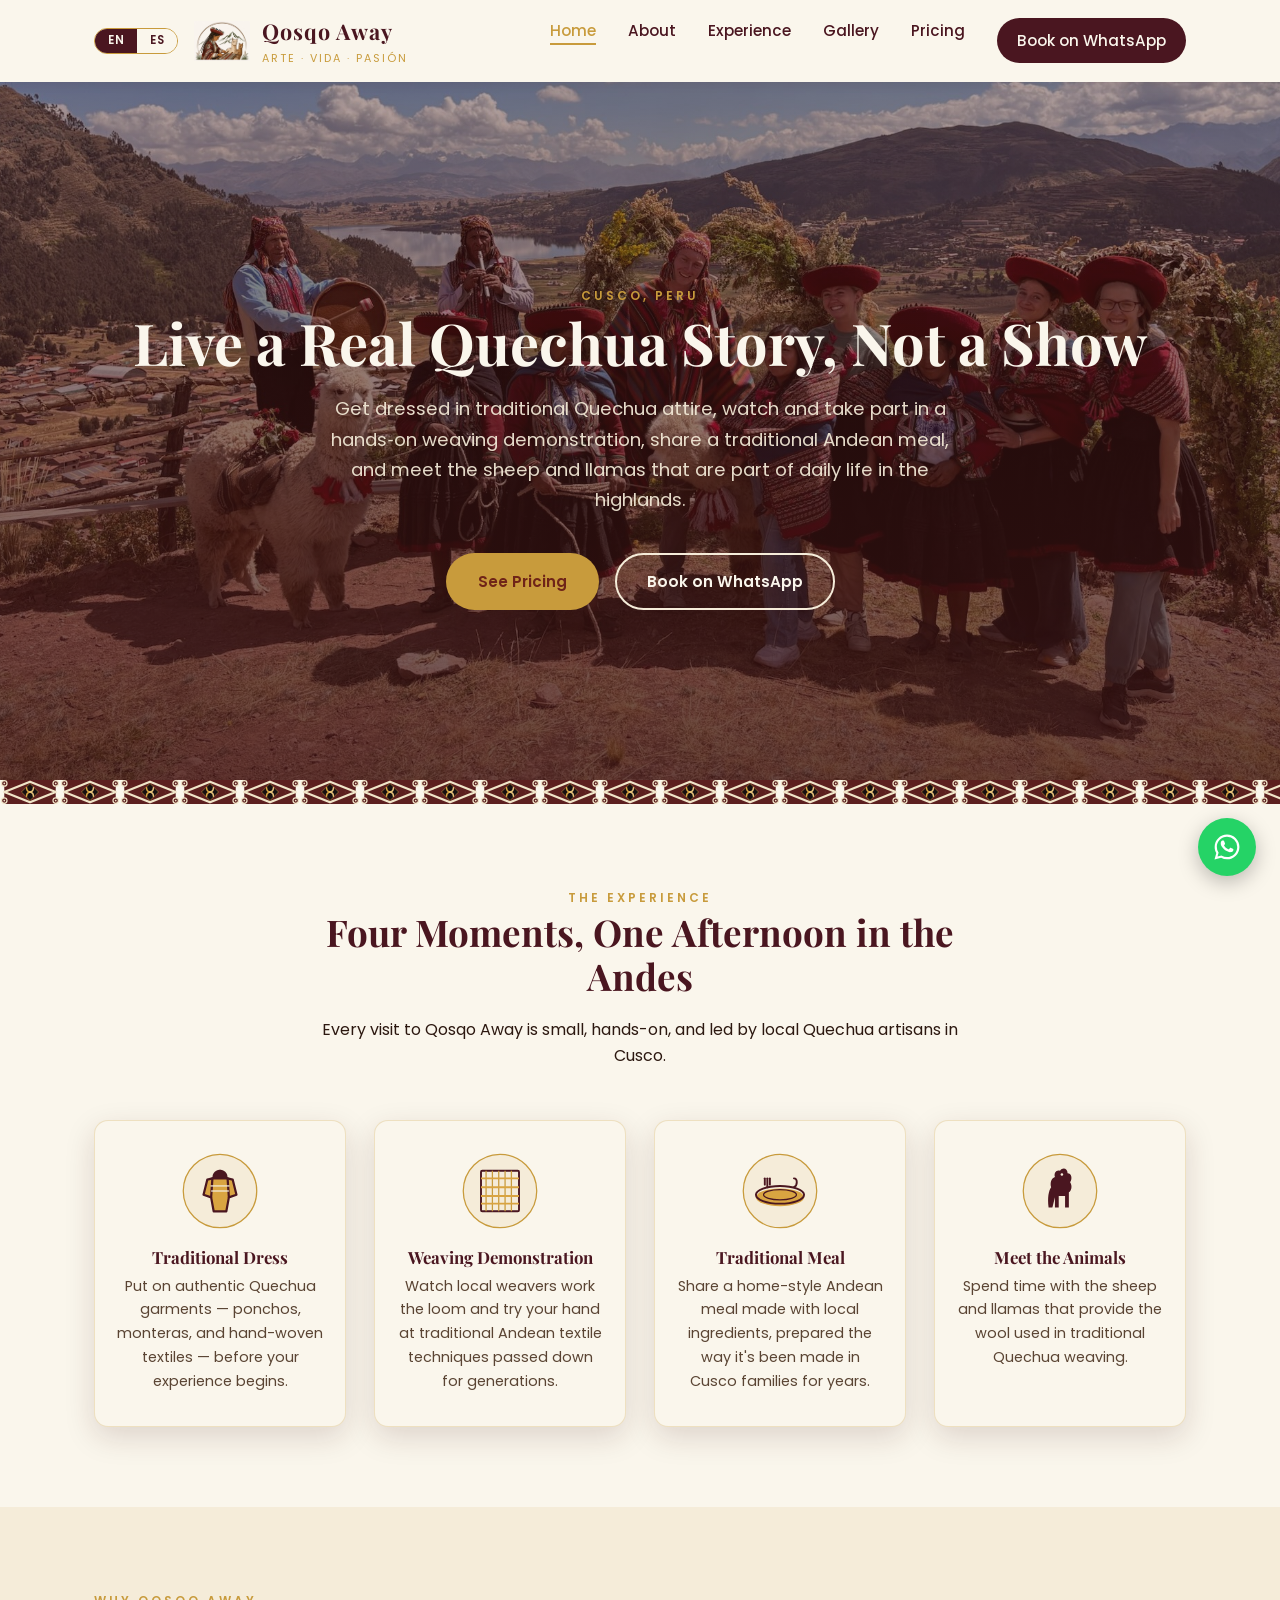
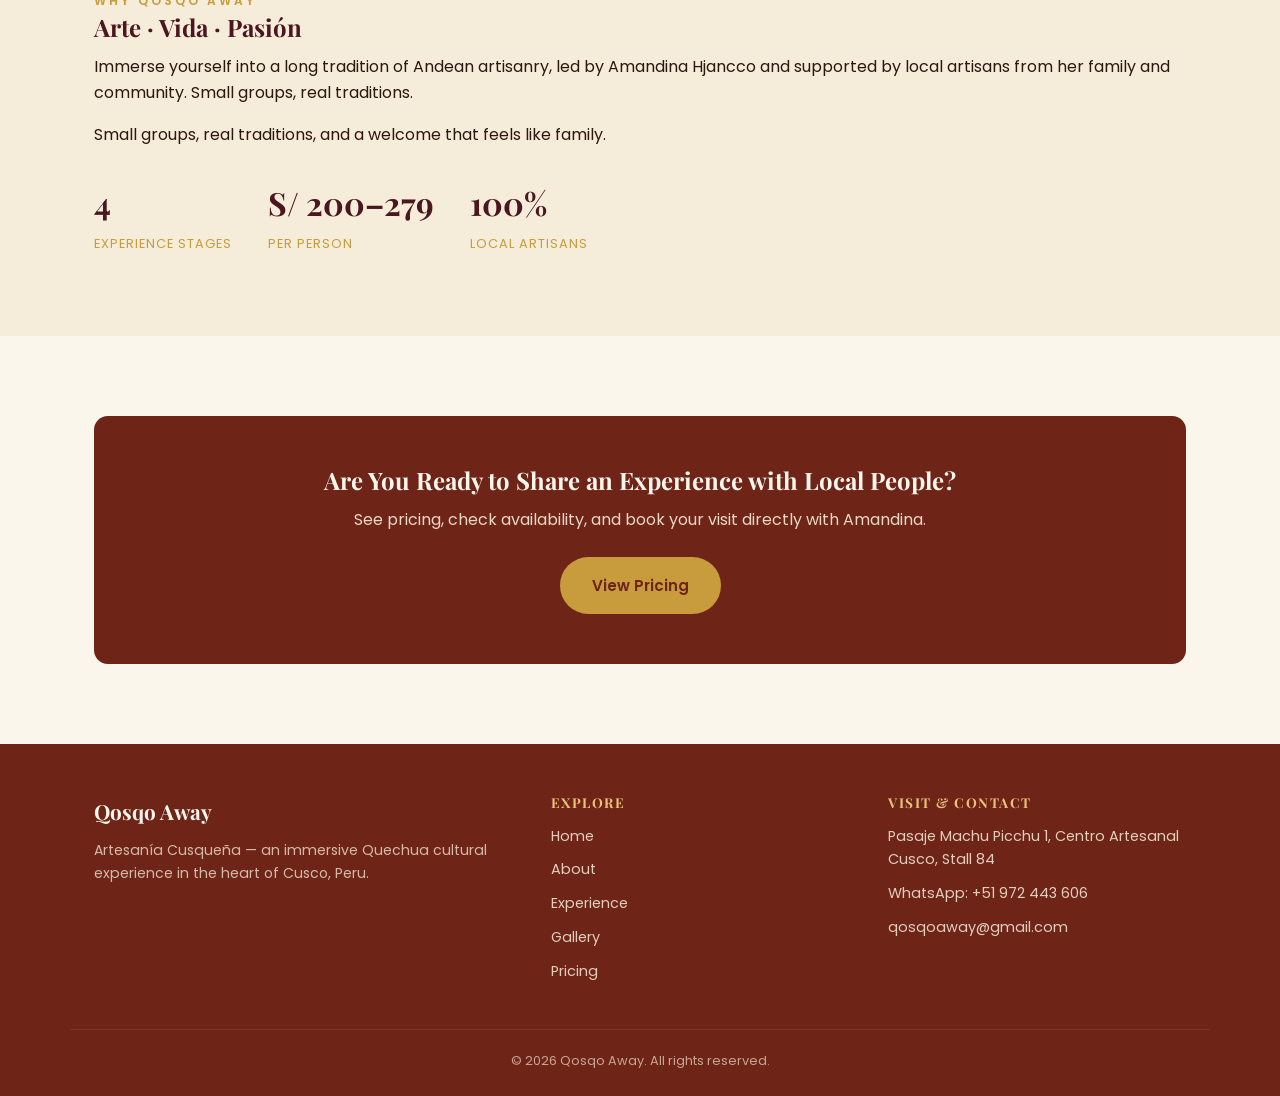
<file: index.html>
<!DOCTYPE html>
<html lang="en">
<head>
<meta charset="UTF-8">
<meta name="viewport" content="width=device-width, initial-scale=1.0">
<title data-es="Qosqo Away | Experiencia Quechua Inmersiva en Cusco">Qosqo Away | Immersive Quechua Experience in Cusco</title>
<meta name="description" content="Qosqo Away offers an immersive Quechua cultural experience in Cusco: traditional dress, a live weaving demonstration, a traditional meal, and time with llamas and sheep.">
<link rel="preconnect" href="https://fonts.googleapis.com">
<link href="https://fonts.googleapis.com/css2?family=Playfair+Display:wght@600;700&family=Poppins:wght@400;500;600;700&display=swap" rel="stylesheet">
<link rel="stylesheet" href="css/style.css">
</head>
<body>

<header class="site-header">
  <div class="nav-inner">
    <div class="header-left">
      <div class="lang-toggle" id="lang-toggle" role="group" aria-label="Language toggle">
        <button type="button" data-lang-opt="en" class="active" aria-pressed="true">EN</button>
        <button type="button" data-lang-opt="es" aria-pressed="false">ES</button>
      </div>
      <a href="index.html" class="brand">
        <img src="images/logo-mark.jpg" alt="Qosqo Away logo" style="width:56px;height:auto;">
        <span class="brand-text">
          <span class="name">Qosqo Away</span>
          <span class="tagline">Arte · Vida · Pasión</span>
        </span>
      </a>
    </div>
    <ul class="nav-links">
      <li><a href="index.html" class="active" data-es="Inicio">Home</a></li>
      <li><a href="about.html" data-es="Nosotros">About</a></li>
      <li><a href="experiences.html" data-es="Experiencia">Experience</a></li>
      <li><a href="gallery.html" data-es="Galería">Gallery</a></li>
      <li><a href="pricing.html" data-es="Precios">Pricing</a></li>
      <li><a href="pricing.html#contact" class="nav-cta" data-es="Reservar por WhatsApp">Book on WhatsApp</a></li>
    </ul>
    <button class="nav-toggle" aria-label="Toggle menu">&#9776;</button>
  </div>
</header>

<section class="hero">
  <img src="images/hero-group-photo.jpg" alt="Qosqo Away guests in traditional Quechua dress with alpacas, overlooking the Sacred Valley near Cusco, Peru" class="hero-scene" loading="lazy">
  <div class="hero-overlay"></div>
  <div class="hero-content">
    <span class="eyebrow" data-es="Cusco, Perú">Cusco, Peru</span>
    <h1 data-es="Vive una Historia Quechua Real, No un Show">Live a Real Quechua Story, Not a Show</h1>
    <p class="subtitle" data-es="Vístete con atuendo tradicional quechua, observa y participa en una demostración práctica de tejido, comparte una comida andina tradicional, y conoce a las alpacas y llamas que forman parte de la vida diaria en las alturas.">Get dressed in traditional Quechua attire, watch and take part in a hands‑on weaving demonstration, share a traditional Andean meal, and meet the sheep and llamas that are part of daily life in the highlands.</p>
    <div class="hero-buttons">
      <a href="pricing.html" class="btn btn-primary" data-es="Ver Precios">See Pricing</a>
      <a href="#" class="btn btn-outline whatsapp-link" data-es="Reservar por WhatsApp">Book on WhatsApp</a>
    </div>
  </div>
</section>
<div class="pattern-strip"></div>

<section>
  <div class="container">
    <div class="section-title">
      <span class="eyebrow" data-es="La Experiencia">The Experience</span>
      <h2 data-es="Cuatro Momentos, Una Tarde en los Andes">Four Moments, One Afternoon in the Andes</h2>
      <p data-es="Cada visita a Qosqo Away es íntima, práctica, y guiada por artesanos quechuas locales en Cusco.">Every visit to Qosqo Away is small, hands-on, and led by local Quechua artisans in Cusco.</p>
    </div>
    <div class="card-grid">
      <div class="feature-card">
        <img src="images/icon-dress.svg" alt="Traditional Quechua dress icon">
        <h3 data-es="Vestimenta Tradicional">Traditional Dress</h3>
        <p data-es="Ponte prendas quechuas auténticas —ponchos, monteras y textiles tejidos a mano— antes de comenzar tu experiencia.">Put on authentic Quechua garments — ponchos, monteras, and hand-woven textiles — before your experience begins.</p>
      </div>
      <div class="feature-card">
        <img src="images/icon-weaving.svg" alt="Weaving demonstration icon">
        <h3 data-es="Demostración de Tejido">Weaving Demonstration</h3>
        <p data-es="Observa a las tejedoras locales trabajar el telar y prueba las técnicas textiles andinas tradicionales transmitidas por generaciones.">Watch local weavers work the loom and try your hand at traditional Andean textile techniques passed down for generations.</p>
      </div>
      <div class="feature-card">
        <img src="images/icon-meal.svg" alt="Traditional meal icon">
        <h3 data-es="Comida Tradicional">Traditional Meal</h3>
        <p data-es="Comparte una comida andina casera hecha con ingredientes locales, preparada como lo han hecho las familias cusqueñas por años.">Share a home-style Andean meal made with local ingredients, prepared the way it's been made in Cusco families for years.</p>
      </div>
      <div class="feature-card">
        <img src="images/icon-animals.svg" alt="Llamas and sheep icon">
        <h3 data-es="Conoce a los Animales">Meet the Animals</h3>
        <p data-es="Pasa tiempo con las alpacas y llamas que proveen la lana usada en el tejido quechua tradicional.">Spend time with the sheep and llamas that provide the wool used in traditional Quechua weaving.</p>
      </div>
    </div>
  </div>
</section>

<section class="section-alt">
  <div class="container">
    <div>
      <span class="eyebrow" data-es="Por Qué Qosqo Away">Why Qosqo Away</span>
      <h2>Arte · Vida · Pasión</h2>
      <p data-es="Sumérgete en una larga tradición de artesanía andina, guiada por Amandina Hjancco y apoyada por artesanos locales de su familia y comunidad. Grupos pequeños, tradiciones reales.">Immerse yourself into a long tradition of Andean artisanry, led by Amandina Hjancco and supported by local artisans from her family and community. Small groups, real traditions.</p>
      <p data-es="Grupos pequeños, tradiciones reales, y una bienvenida que se siente como familia.">Small groups, real traditions, and a welcome that feels like family.</p>
      <div class="stat-row">
        <div class="stat"><span class="num">4</span><span class="label" data-es="Etapas de la Experiencia">Experience Stages</span></div>
        <div class="stat"><span class="num">S/ 200&ndash;279</span><span class="label" data-es="Por Persona">Per Person</span></div>
        <div class="stat"><span class="num">100%</span><span class="label" data-es="Artesanos Locales">Local Artisans</span></div>
      </div>
    </div>
  </div>
</section>

<section>
  <div class="container">
    <div class="value-block">
      <h2 data-es="¿Estás Listo para Compartir una Experiencia con Gente Local?">Are You Ready to Share an Experience with Local People?</h2>
      <p data-es="Consulta precios, disponibilidad y reserva tu visita directamente con Amandina.">See pricing, check availability, and book your visit directly with Amandina.</p>
      <div class="hero-buttons" style="margin-top:24px;">
        <a href="pricing.html" class="btn btn-primary" data-es="Ver Precios">View Pricing</a>
      </div>
    </div>
  </div>
</section>

<footer class="site-footer">
  <div class="container footer-inner">
    <div class="footer-brand">
      <span class="name">Qosqo Away</span>
      <p data-es="Artesanía Cusqueña — una experiencia cultural quechua inmersiva en el corazón de Cusco, Perú.">Artesanía Cusqueña — an immersive Quechua cultural experience in the heart of Cusco, Peru.</p>
    </div>
    <div class="footer-col">
      <h4 data-es="Explorar">Explore</h4>
      <a href="index.html" data-es="Inicio">Home</a>
      <a href="about.html" data-es="Nosotros">About</a>
      <a href="experiences.html" data-es="Experiencia">Experience</a>
      <a href="gallery.html" data-es="Galería">Gallery</a>
      <a href="pricing.html" data-es="Precios">Pricing</a>
    </div>
    <div class="footer-col">
      <h4 data-es="Visita y Contacto">Visit &amp; Contact</h4>
      <p data-es="Pasaje Machu Picchu 1, Centro Artesanal Cusco, Puesto 84">Pasaje Machu Picchu 1, Centro Artesanal Cusco, Stall 84</p>
      <a href="#" class="whatsapp-link">WhatsApp: +51 972 443 606</a>
      <a href="mailto:qosqoaway@gmail.com">qosqoaway@gmail.com</a>
    </div>
  </div>
  <div class="container footer-bottom">
    &copy; <span id="year"></span> Qosqo Away. <span data-es="Todos los derechos reservados.">All rights reserved.</span>
  </div>
</footer>

<a href="#" class="wa-float whatsapp-link" aria-label="Chat on WhatsApp">
  <svg viewBox="0 0 24 24" fill="currentColor"><path d="M12.04 2C6.58 2 2.13 6.45 2.13 11.91c0 1.75.46 3.46 1.32 4.96L2 22l5.29-1.39a9.9 9.9 0 0 0 4.75 1.21h.01c5.46 0 9.9-4.45 9.9-9.91 0-2.65-1.03-5.14-2.9-7.01A9.86 9.86 0 0 0 12.04 2m0 1.8a8.1 8.1 0 0 1 5.75 2.38 8.06 8.06 0 0 1 2.38 5.73c0 4.48-3.65 8.12-8.14 8.12a8.15 8.15 0 0 1-4.14-1.13l-.3-.17-3.14.82.84-3.06-.19-.32a8.08 8.08 0 0 1-1.24-4.31c0-4.48 3.65-8.06 8.14-8.06M8.53 6.7c-.17 0-.44.06-.67.31s-.88.86-.88 2.1.9 2.44 1.02 2.6c.13.17 1.75 2.68 4.28 3.75.6.26 1.06.41 1.42.53.6.19 1.14.16 1.57.1.48-.07 1.47-.6 1.68-1.18s.21-1.07.15-1.18-.23-.16-.48-.28-1.47-.72-1.7-.8-.4-.12-.56.12-.64.8-.78.97-.29.19-.53.06a6.7 6.7 0 0 1-1.98-1.22 7.4 7.4 0 0 1-1.37-1.7c-.14-.24 0-.37.11-.5.11-.11.24-.29.36-.43s.16-.24.24-.4.04-.31-.02-.43c-.06-.12-.56-1.36-.78-1.86-.2-.48-.4-.42-.56-.43z"/></svg>
</a>

<script src="js/main.js"></script>
<script src="js/i18n.js"></script>
<script>
  document.getElementById("year").textContent = new Date().getFullYear();
  document.querySelectorAll(".whatsapp-link").forEach(el => {
    el.href = "https://wa.me/51972443606?text=" + encodeURIComponent("Hola! Me gustaria consultar sobre la experiencia Qosqo Away.");
    el.target = "_blank";
  });
</script>
</body>
</html>
</file>
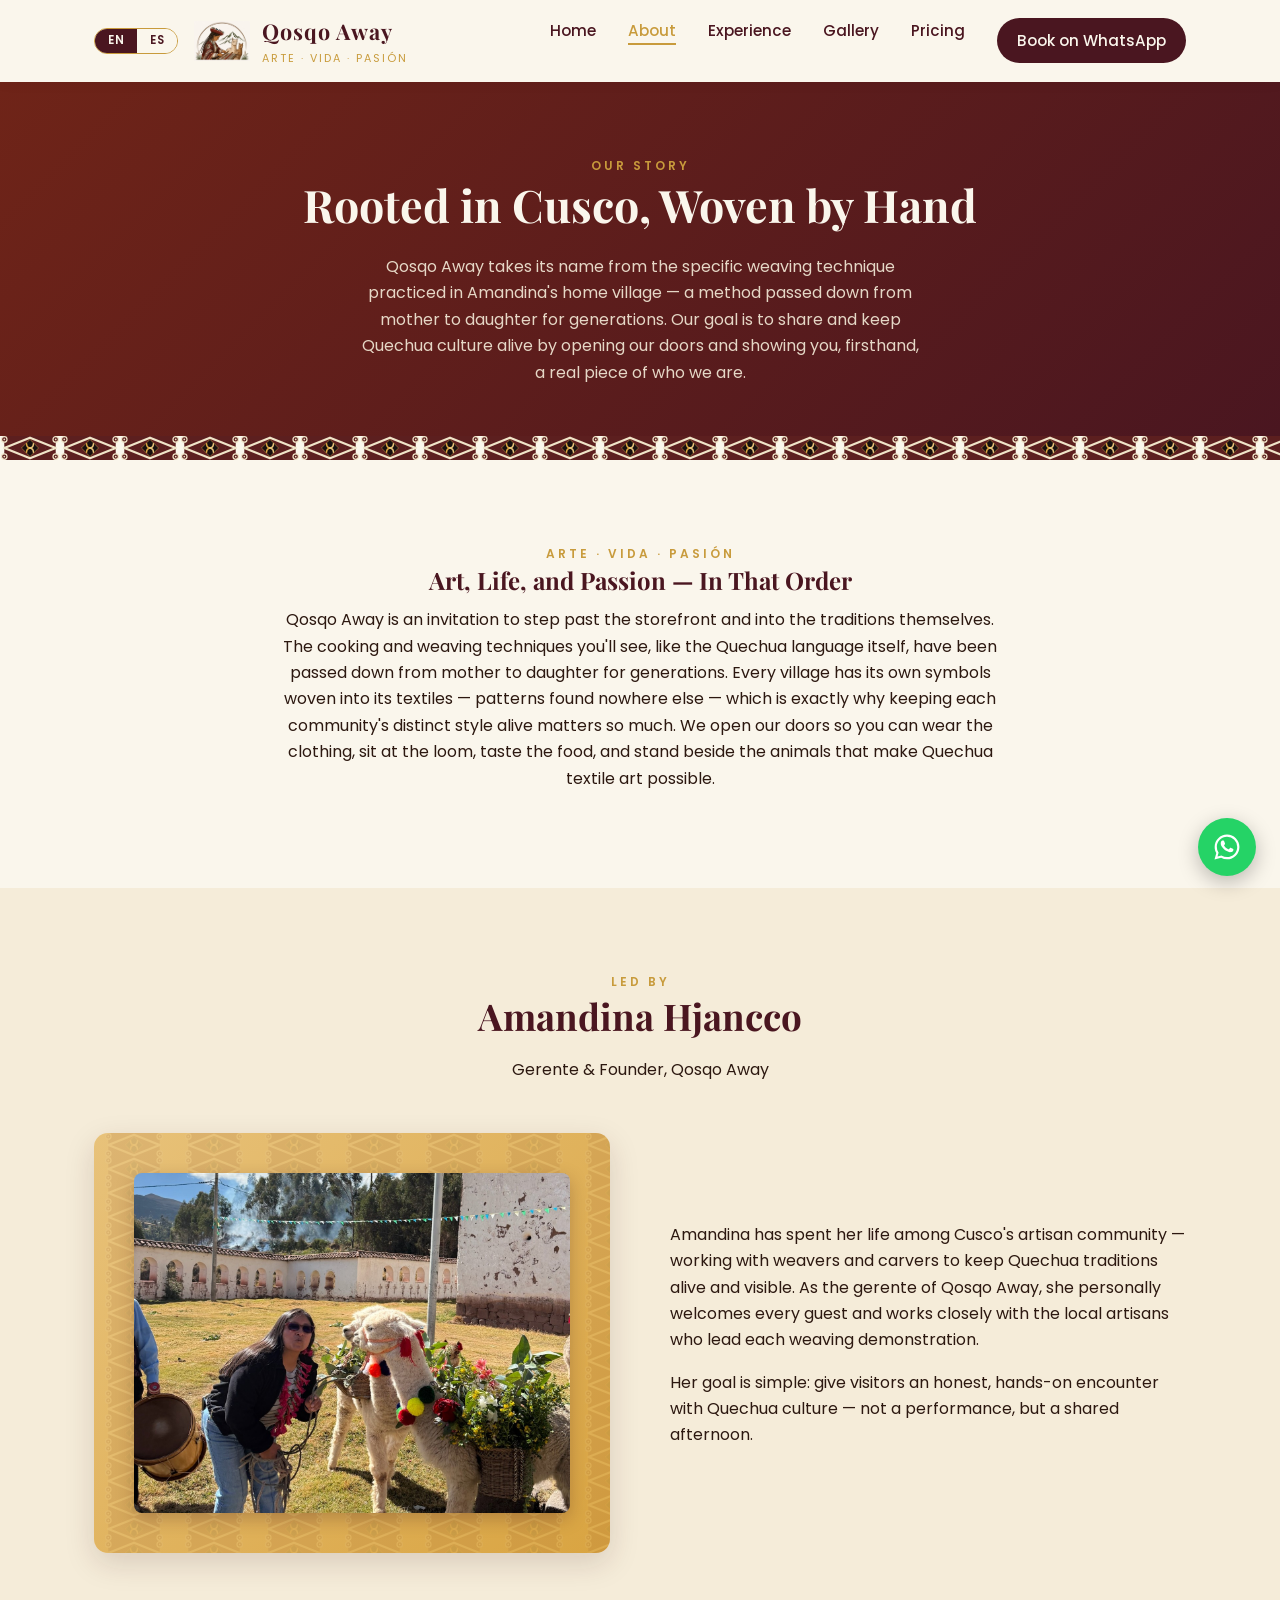
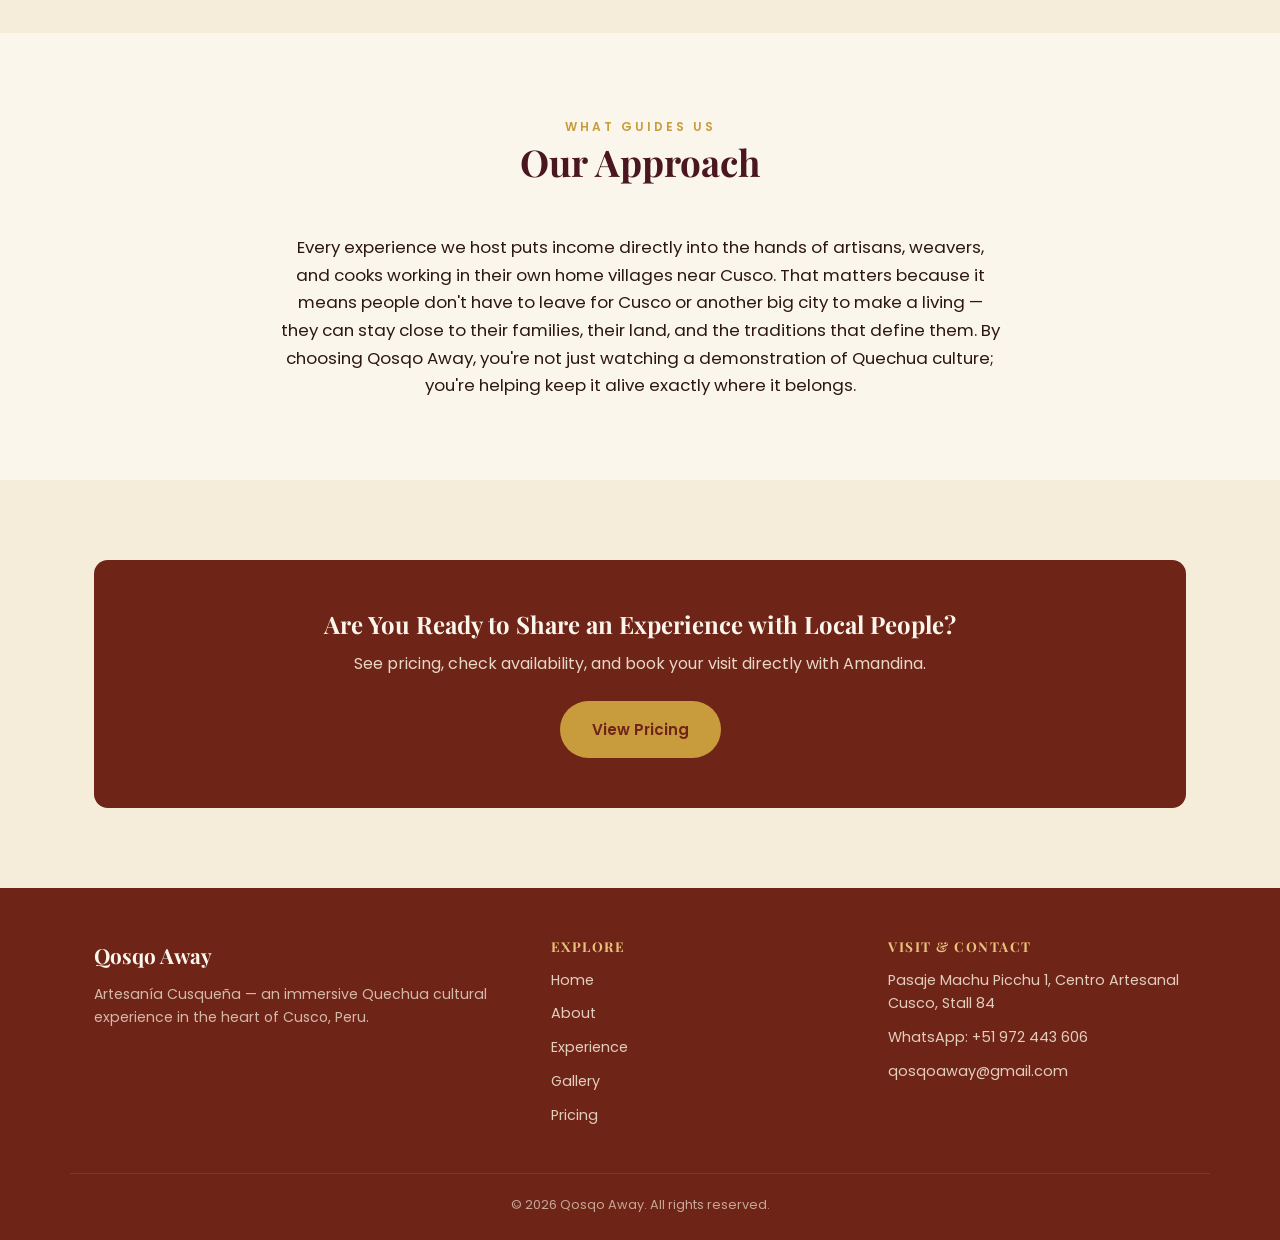
<file: about.html>
<!DOCTYPE html>
<html lang="en">
<head>
<meta charset="UTF-8">
<meta name="viewport" content="width=device-width, initial-scale=1.0">
<title data-es="Nosotros | Qosqo Away">About | Qosqo Away</title>
<meta name="description" content="Learn the story behind Qosqo Away, an immersive Quechua cultural experience in Cusco led by Amandina Hjancco and local artisans.">
<link rel="preconnect" href="https://fonts.googleapis.com">
<link href="https://fonts.googleapis.com/css2?family=Playfair+Display:wght@600;700&family=Poppins:wght@400;500;600;700&display=swap" rel="stylesheet">
<link rel="stylesheet" href="css/style.css">
</head>
<body>

<header class="site-header">
  <div class="nav-inner">
    <div class="header-left">
      <div class="lang-toggle" id="lang-toggle" role="group" aria-label="Language toggle">
        <button type="button" data-lang-opt="en" class="active" aria-pressed="true">EN</button>
        <button type="button" data-lang-opt="es" aria-pressed="false">ES</button>
      </div>
      <a href="index.html" class="brand">
        <img src="images/logo-mark.jpg" alt="Qosqo Away logo" style="width:56px;height:auto;">
        <span class="brand-text">
          <span class="name">Qosqo Away</span>
          <span class="tagline">Arte · Vida · Pasión</span>
        </span>
      </a>
    </div>
    <ul class="nav-links">
      <li><a href="index.html" data-es="Inicio">Home</a></li>
      <li><a href="about.html" class="active" data-es="Nosotros">About</a></li>
      <li><a href="experiences.html" data-es="Experiencia">Experience</a></li>
      <li><a href="gallery.html" data-es="Galería">Gallery</a></li>
      <li><a href="pricing.html" data-es="Precios">Pricing</a></li>
      <li><a href="pricing.html#contact" class="nav-cta" data-es="Reservar por WhatsApp">Book on WhatsApp</a></li>
    </ul>
    <button class="nav-toggle" aria-label="Toggle menu">&#9776;</button>
  </div>
</header>

<section class="page-hero">
  <span class="eyebrow" data-es="Nuestra Historia">Our Story</span>
  <h1 data-es="Arraigados en Cusco, Tejidos a Mano">Rooted in Cusco, Woven by Hand</h1>
  <p data-es='Qosqo Away toma su nombre de la técnica de tejido específica que se practica en el pueblo natal de Amandina —un método transmitido de madre a hija durante generaciones. Nuestro objetivo es compartir y mantener viva la cultura quechua, abriendo nuestras puertas para mostrarte, de primera mano, una parte real de quiénes somos.'>Qosqo Away takes its name from the specific weaving technique practiced in Amandina's home village — a method passed down from mother to daughter for generations. Our goal is to share and keep Quechua culture alive by opening our doors and showing you, firsthand, a real piece of who we are.</p>
</section>
<div class="pattern-strip"></div>

<section>
  <div class="container">
    <div style="max-width:720px;margin:0 auto;text-align:center;">
      <span class="eyebrow">Arte · Vida · Pasión</span>
      <h2 data-es="Arte, Vida y Pasión — En Ese Orden">Art, Life, and Passion — In That Order</h2>
      <p data-es="Qosqo Away es una invitación a ir más allá de la tienda y adentrarte en las tradiciones mismas. Las técnicas de cocina y tejido que verás, al igual que el idioma quechua, se han transmitido de madre a hija durante generaciones. Cada pueblo tiene sus propios símbolos tejidos en sus textiles —patrones que no existen en ningún otro lugar— por lo que preservar el estilo distintivo de cada comunidad es tan importante. Abrimos nuestras puertas para que puedas vestir la ropa, sentarte junto con las mujeres andinas, para ver y aprender la técnica de los tejidos de lo que ellas llevan de generación en generación.">Qosqo Away is an invitation to step past the storefront and into the traditions themselves. The cooking and weaving techniques you'll see, like the Quechua language itself, have been passed down from mother to daughter for generations. Every village has its own symbols woven into its textiles — patterns found nowhere else — which is exactly why keeping each community's distinct style alive matters so much. We open our doors so you can wear the clothing, sit at the loom, taste the food, and stand beside the animals that make Quechua textile art possible.</p>
    </div>
  </div>
</section>

<section class="section-alt">
  <div class="container">
    <div class="section-title">
      <span class="eyebrow" data-es="Liderado Por">Led By</span>
      <h2>Amandina Hjancco</h2>
      <p data-es="Gerente y Fundadora, Qosqo Away">Gerente &amp; Founder, Qosqo Away</p>
    </div>
    <div class="split">
      <div class="split-visual" style="order:1;">
        <img src="images/amandina-llama.jpg" alt="Amandina Hjancco with a decorated llama in Cusco, Peru" style="width:100%;height:340px;object-fit:cover;border-radius:8px;box-shadow:0 6px 18px rgba(58,20,20,0.25);">
      </div>
      <div style="order:2;">
        <p data-es="Amandina ha pasado su vida entre la comunidad artesanal de Cusco —trabajando con tejedoras y talladores para mantener vivas y visibles las tradiciones quechuas. Como gerente de Qosqo Away, ella misma recibe a cada visitante y trabaja de cerca con los artesanos locales que guían cada demostración de tejido.">Amandina has spent her life among Cusco's artisan community — working with weavers and carvers to keep Quechua traditions alive and visible. As the gerente of Qosqo Away, she personally welcomes every guest and works closely with the local artisans who lead each weaving demonstration.</p>
        <p data-es="Su objetivo es simple: ofrecer a los visitantes un encuentro honesto y práctico con la cultura quechua —no una actuación, sino una tarde compartida.">Her goal is simple: give visitors an honest, hands-on encounter with Quechua culture — not a performance, but a shared afternoon.</p>
      </div>
    </div>
  </div>
</section>

<section>
  <div class="container">
    <div class="section-title">
      <span class="eyebrow" data-es="Lo Que Nos Guía">What Guides Us</span>
      <h2 data-es="Nuestro Enfoque">Our Approach</h2>
    </div>
    <p style="max-width:720px;margin:0 auto;text-align:center;font-size:1.05rem;" data-es="Cada experiencia que ofrecemos pone ingresos directamente en manos de artesanos, tejedoras y cocineras que trabajan en sus propios pueblos cerca de Cusco. Esto importa porque significa que las personas no tienen que irse a Cusco o a otra gran ciudad para ganarse la vida —pueden quedarse cerca de sus familias, su tierra y las tradiciones que las definen. Al elegir Qosqo Away, no solo estás presenciando una demostración de la cultura quechua; estás ayudando a mantenerla viva exactamente donde pertenece.">Every experience we host puts income directly into the hands of artisans, weavers, and cooks working in their own home villages near Cusco. That matters because it means people don't have to leave for Cusco or another big city to make a living — they can stay close to their families, their land, and the traditions that define them. By choosing Qosqo Away, you're not just watching a demonstration of Quechua culture; you're helping keep it alive exactly where it belongs.</p>
  </div>
</section>

<section class="section-alt">
  <div class="container">
    <div class="value-block">
      <h2 data-es="¿Estás Listo para Compartir una Experiencia con Gente Local?">Are You Ready to Share an Experience with Local People?</h2>
      <p data-es="Consulta precios, disponibilidad y reserva tu visita directamente con Amandina.">See pricing, check availability, and book your visit directly with Amandina.</p>
      <div class="hero-buttons" style="margin-top:24px;">
        <a href="pricing.html" class="btn btn-primary" data-es="Ver Precios">View Pricing</a>
      </div>
    </div>
  </div>
</section>

<footer class="site-footer">
  <div class="container footer-inner">
    <div class="footer-brand">
      <span class="name">Qosqo Away</span>
      <p data-es="Artesanía Cusqueña — una experiencia cultural quechua inmersiva en el corazón de Cusco, Perú.">Artesanía Cusqueña — an immersive Quechua cultural experience in the heart of Cusco, Peru.</p>
    </div>
    <div class="footer-col">
      <h4 data-es="Explorar">Explore</h4>
      <a href="index.html" data-es="Inicio">Home</a>
      <a href="about.html" data-es="Nosotros">About</a>
      <a href="experiences.html" data-es="Experiencia">Experience</a>
      <a href="gallery.html" data-es="Galería">Gallery</a>
      <a href="pricing.html" data-es="Precios">Pricing</a>
    </div>
    <div class="footer-col">
      <h4 data-es="Visita y Contacto">Visit &amp; Contact</h4>
      <p data-es="Pasaje Machu Picchu 1, Centro Artesanal Cusco, Puesto 84">Pasaje Machu Picchu 1, Centro Artesanal Cusco, Stall 84</p>
      <a href="#" class="whatsapp-link">WhatsApp: +51 972 443 606</a>
      <a href="mailto:qosqoaway@gmail.com">qosqoaway@gmail.com</a>
    </div>
  </div>
  <div class="container footer-bottom">
    &copy; <span id="year"></span> Qosqo Away. <span data-es="Todos los derechos reservados.">All rights reserved.</span>
  </div>
</footer>

<a href="#" class="wa-float whatsapp-link" aria-label="Chat on WhatsApp">
  <svg viewBox="0 0 24 24" fill="currentColor"><path d="M12.04 2C6.58 2 2.13 6.45 2.13 11.91c0 1.75.46 3.46 1.32 4.96L2 22l5.29-1.39a9.9 9.9 0 0 0 4.75 1.21h.01c5.46 0 9.9-4.45 9.9-9.91 0-2.65-1.03-5.14-2.9-7.01A9.86 9.86 0 0 0 12.04 2m0 1.8a8.1 8.1 0 0 1 5.75 2.38 8.06 8.06 0 0 1 2.38 5.73c0 4.48-3.65 8.12-8.14 8.12a8.15 8.15 0 0 1-4.14-1.13l-.3-.17-3.14.82.84-3.06-.19-.32a8.08 8.08 0 0 1-1.24-4.31c0-4.48 3.65-8.06 8.14-8.06M8.53 6.7c-.17 0-.44.06-.67.31s-.88.86-.88 2.1.9 2.44 1.02 2.6c.13.17 1.75 2.68 4.28 3.75.6.26 1.06.41 1.42.53.6.19 1.14.16 1.57.1.48-.07 1.47-.6 1.68-1.18s.21-1.07.15-1.18-.23-.16-.48-.28-1.47-.72-1.7-.8-.4-.12-.56.12-.64.8-.78.97-.29.19-.53.06a6.7 6.7 0 0 1-1.98-1.22 7.4 7.4 0 0 1-1.37-1.7c-.14-.24 0-.37.11-.5.11-.11.24-.29.36-.43s.16-.24.24-.4.04-.31-.02-.43c-.06-.12-.56-1.36-.78-1.86-.2-.48-.4-.42-.56-.43z"/></svg>
</a>

<script src="js/main.js"></script>
<script src="js/i18n.js"></script>
<script>
  document.getElementById("year").textContent = new Date().getFullYear();
  document.querySelectorAll(".whatsapp-link").forEach(el => {
    el.href = "https://wa.me/51972443606?text=" + encodeURIComponent("Hola! Me gustaria consultar sobre la experiencia Qosqo Away.");
    el.target = "_blank";
  });
</script>
</body>
</html>
</file>
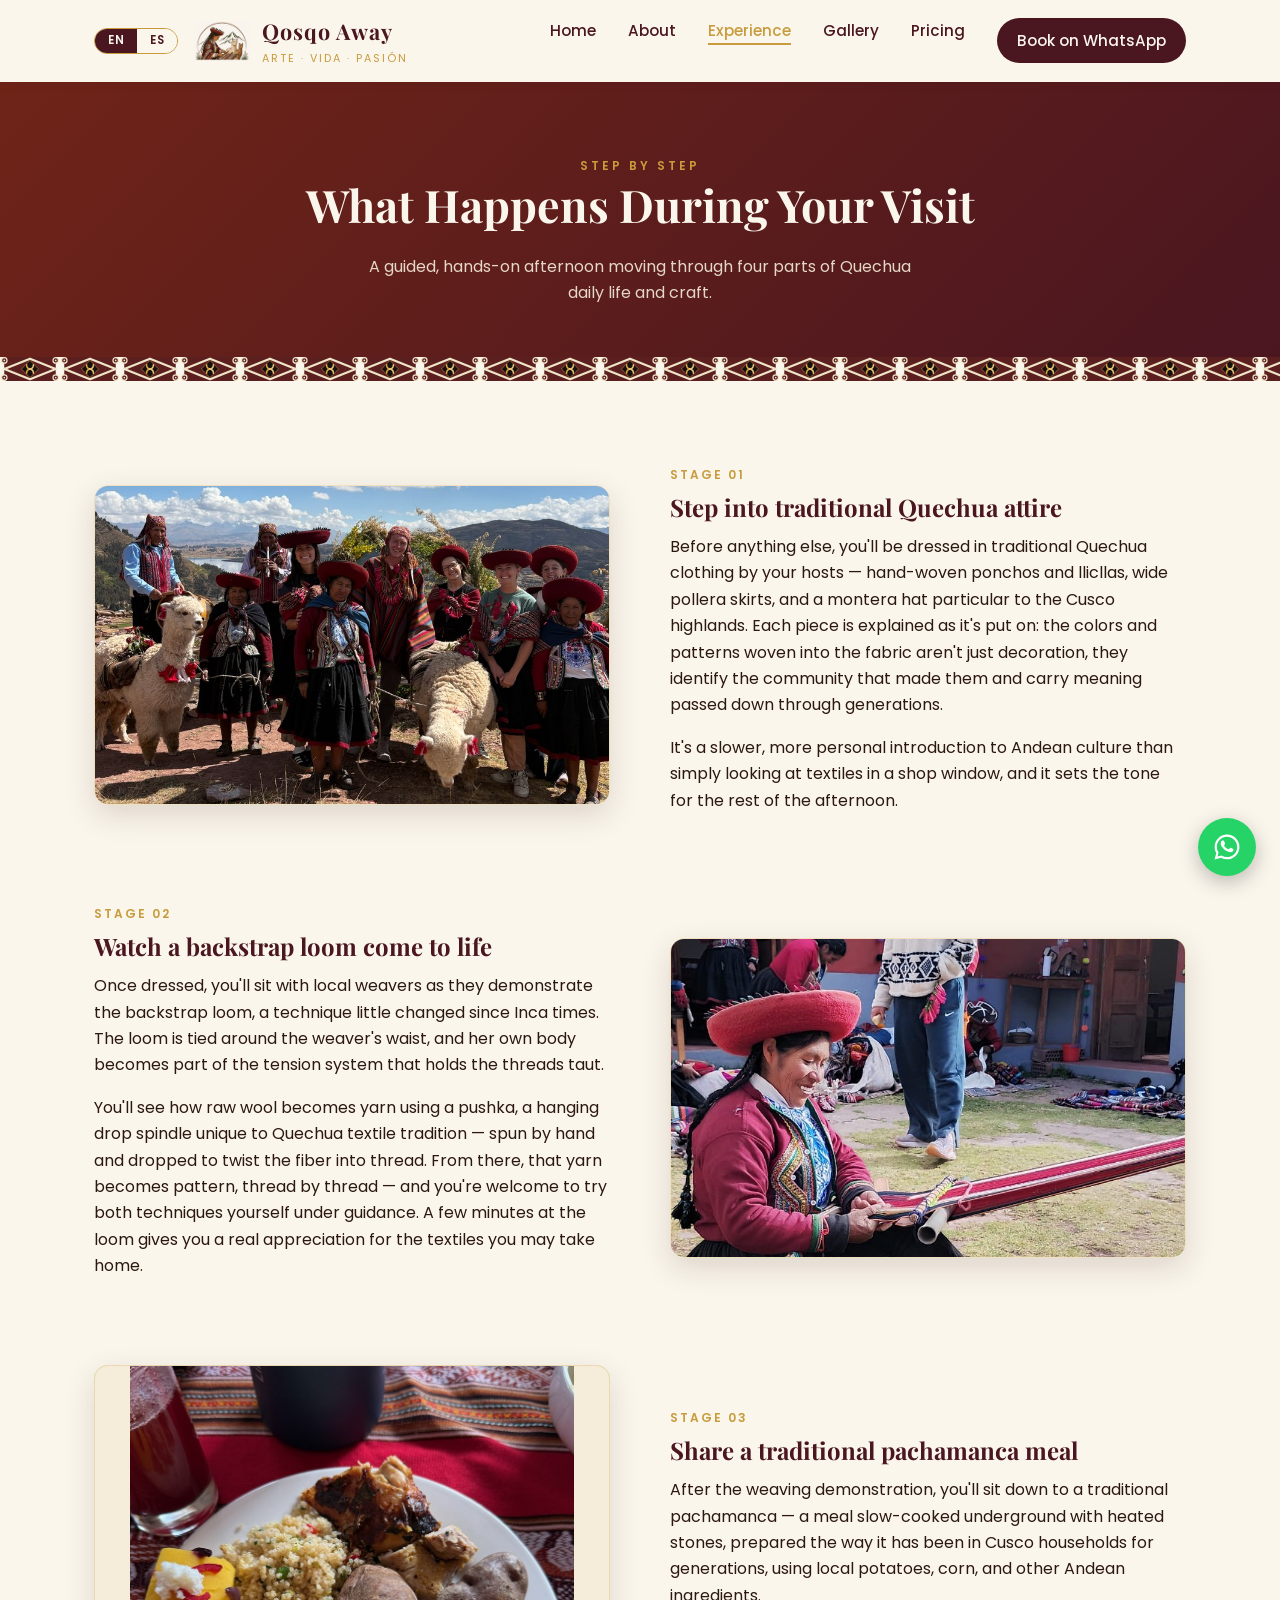
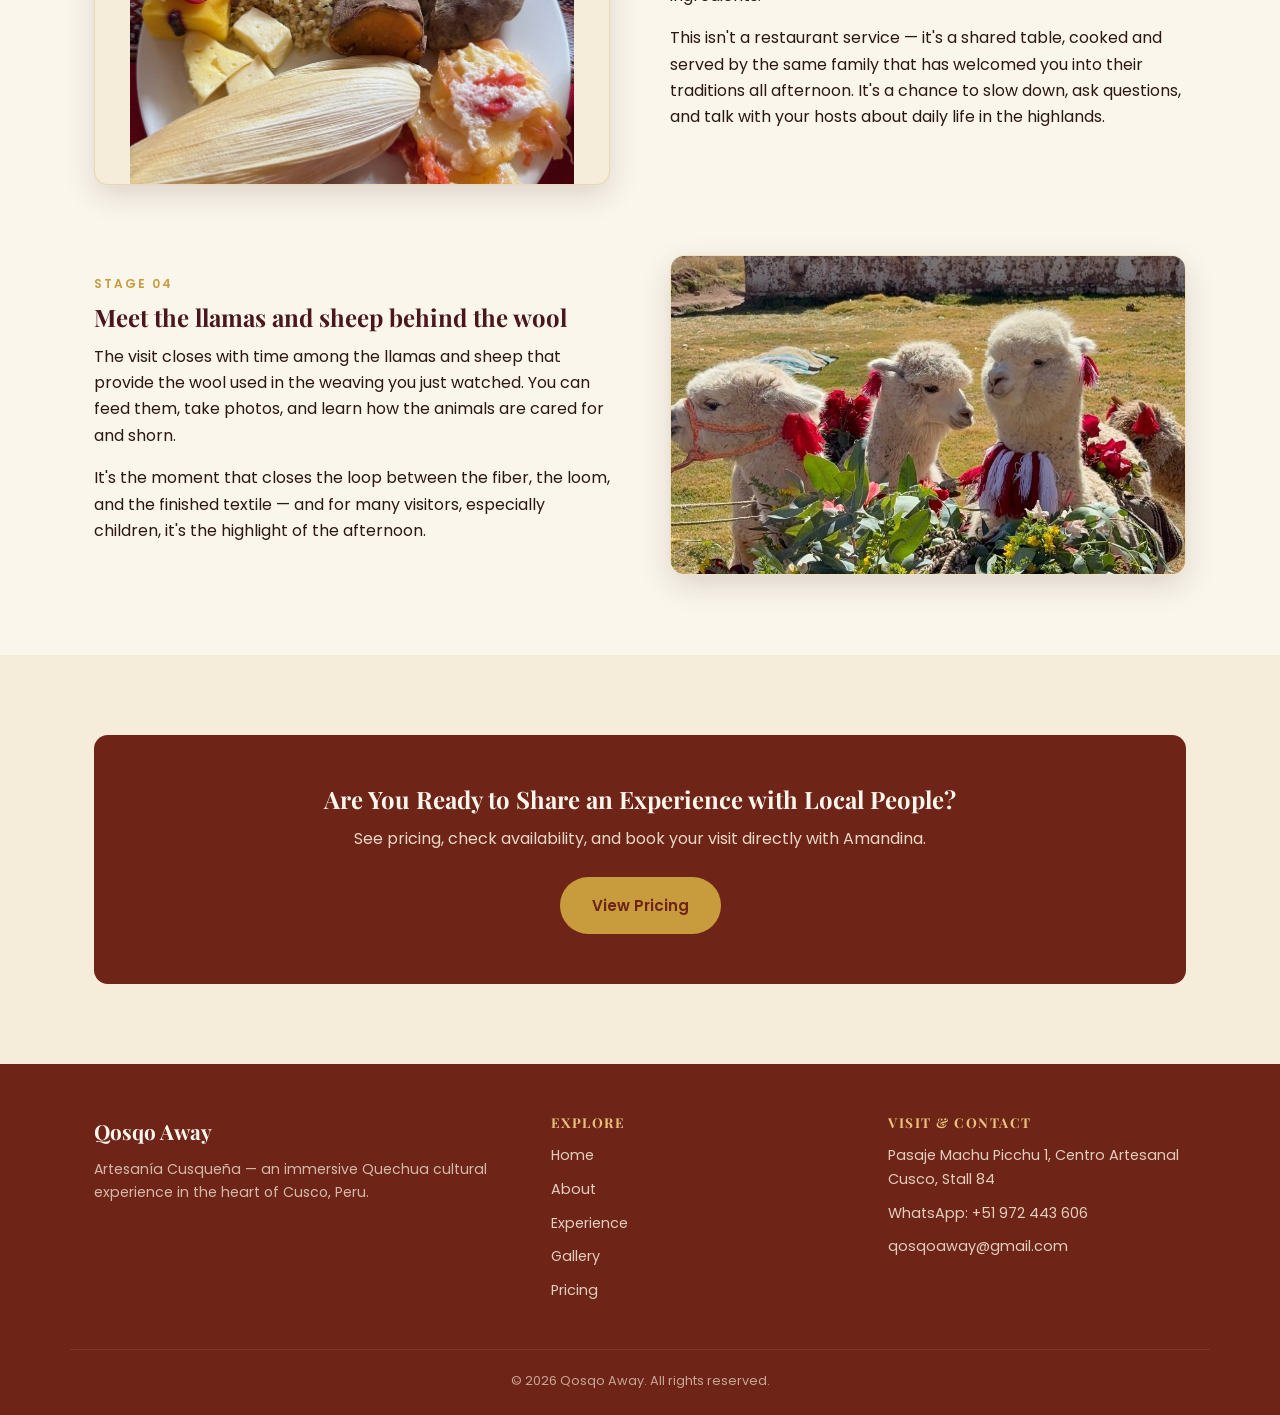
<file: experiences.html>
<!DOCTYPE html>
<html lang="en">
<head>
<meta charset="UTF-8">
<meta name="viewport" content="width=device-width, initial-scale=1.0">
<title data-es="La Experiencia | Qosqo Away">The Experience | Qosqo Away</title>
<meta name="description" content="See what's included in the Qosqo Away Quechua experience in Cusco: traditional dress, weaving demonstration, traditional meal, and time with llamas and sheep.">
<link rel="preconnect" href="https://fonts.googleapis.com">
<link href="https://fonts.googleapis.com/css2?family=Playfair+Display:wght@600;700&family=Poppins:wght@400;500;600;700&display=swap" rel="stylesheet">
<link rel="stylesheet" href="css/style.css">
</head>
<body>

<header class="site-header">
  <div class="nav-inner">
    <div class="header-left">
      <div class="lang-toggle" id="lang-toggle" role="group" aria-label="Language toggle">
        <button type="button" data-lang-opt="en" class="active" aria-pressed="true">EN</button>
        <button type="button" data-lang-opt="es" aria-pressed="false">ES</button>
      </div>
      <a href="index.html" class="brand">
        <img src="images/logo-mark.jpg" alt="Qosqo Away logo" style="width:56px;height:auto;">
        <span class="brand-text">
          <span class="name">Qosqo Away</span>
          <span class="tagline">Arte · Vida · Pasión</span>
        </span>
      </a>
    </div>
    <ul class="nav-links">
      <li><a href="index.html" data-es="Inicio">Home</a></li>
      <li><a href="about.html" data-es="Nosotros">About</a></li>
      <li><a href="experiences.html" class="active" data-es="Experiencia">Experience</a></li>
      <li><a href="gallery.html" data-es="Galería">Gallery</a></li>
      <li><a href="pricing.html" data-es="Precios">Pricing</a></li>
      <li><a href="pricing.html#contact" class="nav-cta" data-es="Reservar por WhatsApp">Book on WhatsApp</a></li>
    </ul>
    <button class="nav-toggle" aria-label="Toggle menu">&#9776;</button>
  </div>
</header>

<section class="page-hero">
  <span class="eyebrow" data-es="Paso a Paso">Step by Step</span>
  <h1 data-es="Qué Sucede Durante Tu Visita">What Happens During Your Visit</h1>
  <p data-es="Una tarde guiada y práctica que recorre cuatro partes de la vida diaria y la artesanía quechua.">A guided, hands-on afternoon moving through four parts of Quechua daily life and craft.</p>
</section>
<div class="pattern-strip"></div>

<section>
  <div class="container">

    <div class="split exp-stage">
      <div class="exp-stage-media">
        <img src="images/quechua-group-stage1.jpg" alt="Group in traditional Quechua dress with a llama and sheep, overlooking the Sacred Valley near Cusco, Peru" loading="lazy">
      </div>
      <div>
        <span class="exp-step" data-es="Etapa 01">Stage 01</span>
        <h2 data-es="Vístete con atuendo quechua tradicional">Step into traditional Quechua attire</h2>
        <p data-es="Antes que nada, tus anfitriones te vestirán con ropa quechua tradicional —ponchos y llicllas tejidos a mano, amplias polleras y un sombrero montera propio de las alturas de Cusco. Cada prenda se explica mientras te la colocan: los colores y patrones tejidos en la tela no son solo decoración, identifican a la comunidad que los creó y llevan un significado transmitido por generaciones.">Before anything else, you'll be dressed in traditional Quechua clothing by your hosts — hand-woven ponchos and llicllas, wide pollera skirts, and a montera hat particular to the Cusco highlands. Each piece is explained as it's put on: the colors and patterns woven into the fabric aren't just decoration, they identify the community that made them and carry meaning passed down through generations.</p>
        <p data-es="Es una introducción más pausada y personal a la cultura andina que simplemente mirar textiles en un escaparate, y marca el tono para el resto de la tarde.">It's a slower, more personal introduction to Andean culture than simply looking at textiles in a shop window, and it sets the tone for the rest of the afternoon.</p>
      </div>
    </div>

    <div class="split exp-stage">
      <div class="exp-stage-media" style="order:2;">
        <img src="images/weaving-stage2.jpg" alt="Andean weaver working a traditional backstrap loom in Cusco, Peru" loading="lazy">
      </div>
      <div style="order:1;">
        <span class="exp-step" data-es="Etapa 02">Stage 02</span>
        <h2 data-es="Observa cómo cobra vida un telar de cintura">Watch a backstrap loom come to life</h2>
        <p data-es="Ya vestido, te sentarás con las tejedoras locales mientras demuestran el telar de cintura, una técnica que no ha cambiado desde la época inca. El telar se ata a la cintura de la tejedora, y su propio cuerpo se convierte en parte del sistema de tensión que mantiene las fibras firmes.">Once dressed, you'll sit with local weavers as they demonstrate the backstrap loom, a technique little changed since Inca times. The loom is tied around the weaver's waist, and her own body becomes part of the tension system that holds the threads taut.</p>
        <p data-es="Verás cómo la lana cruda se convierte en hilo con la pushka, un huso colgante propio de la tradición textil quechua que se gira a mano y se deja caer para hilar la fibra. A partir de ahí, ese hilo se convierte en patrón, hilo por hilo —y puedes intentar ambas técnicas tú mismo con guía. Unos minutos en el telar te dan una apreciación real de los textiles que quizás te lleves a casa.">You'll see how raw wool becomes yarn using a pushka, a hanging drop spindle unique to Quechua textile tradition — spun by hand and dropped to twist the fiber into thread. From there, that yarn becomes pattern, thread by thread — and you're welcome to try both techniques yourself under guidance. A few minutes at the loom gives you a real appreciation for the textiles you may take home.</p>
      </div>
    </div>

    <div class="split exp-stage">
      <div class="exp-stage-media">
        <img src="images/pachamanca-stage3.jpg" alt="Traditional Andean meal plate with chicken, quinoa, sweet potato, cheese, and tamale" loading="lazy" style="height:auto;max-height:420px;object-fit:contain;background:var(--cream);">
      </div>
      <div>
        <span class="exp-step" data-es="Etapa 03">Stage 03</span>
        <h2 data-es="Comparte una pachamanca tradicional">Share a traditional pachamanca meal</h2>
        <p data-es="Después de la demostración de tejido, te sentarás a disfrutar una pachamanca tradicional —una comida cocinada lentamente bajo tierra con piedras calientes, tal como se ha hecho en los hogares cusqueños por generaciones, usando papas locales, maíz y otros ingredientes andinos.">After the weaving demonstration, you'll sit down to a traditional pachamanca — a meal slow-cooked underground with heated stones, prepared the way it has been in Cusco households for generations, using local potatoes, corn, and other Andean ingredients.</p>
        <p data-es="Esto no es un servicio de restaurante —es una mesa compartida, cocinada y servida por la misma familia que te ha recibido en sus tradiciones durante toda la tarde. Es una oportunidad para tomarte tu tiempo, hacer preguntas y conversar con tus anfitriones sobre la vida diaria en las alturas.">This isn't a restaurant service — it's a shared table, cooked and served by the same family that has welcomed you into their traditions all afternoon. It's a chance to slow down, ask questions, and talk with your hosts about daily life in the highlands.</p>
      </div>
    </div>

    <div class="split exp-stage">
      <div class="exp-stage-media" style="order:2;">
        <img src="images/llamas-stage4.jpg" alt="Decorated alpacas with flower garlands near Cusco, Peru" loading="lazy">
      </div>
      <div style="order:1;">
        <span class="exp-step" data-es="Etapa 04">Stage 04</span>
        <h2 data-es="Conoce a las llamas y alpacas detrás de la lana">Meet the llamas and sheep behind the wool</h2>
        <p data-es="La visita termina con tiempo junto a las llamas y alpacas que proveen la lana usada en el tejido que acabas de ver. Puedes alimentarlas, tomar fotos y aprender cómo se cuidan y esquilan los animales.">The visit closes with time among the llamas and sheep that provide the wool used in the weaving you just watched. You can feed them, take photos, and learn how the animals are cared for and shorn.</p>
        <p data-es="Es el momento que cierra el ciclo entre la fibra, el telar y el textil terminado —y para muchos visitantes, especialmente los niños, es lo más destacado de la tarde.">It's the moment that closes the loop between the fiber, the loom, and the finished textile — and for many visitors, especially children, it's the highlight of the afternoon.</p>
      </div>
    </div>

  </div>
</section>

<section class="section-alt">
  <div class="container">
    <div class="value-block">
      <h2 data-es="¿Estás Listo para Compartir una Experiencia con Gente Local?">Are You Ready to Share an Experience with Local People?</h2>
      <p data-es="Consulta precios, disponibilidad y reserva tu visita directamente con Amandina.">See pricing, check availability, and book your visit directly with Amandina.</p>
      <div class="hero-buttons" style="margin-top:24px;">
        <a href="pricing.html" class="btn btn-primary" data-es="Ver Precios">View Pricing</a>
      </div>
    </div>
  </div>
</section>

<footer class="site-footer">
  <div class="container footer-inner">
    <div class="footer-brand">
      <span class="name">Qosqo Away</span>
      <p data-es="Artesanía Cusqueña — una experiencia cultural quechua inmersiva en el corazón de Cusco, Perú.">Artesanía Cusqueña — an immersive Quechua cultural experience in the heart of Cusco, Peru.</p>
    </div>
    <div class="footer-col">
      <h4 data-es="Explorar">Explore</h4>
      <a href="index.html" data-es="Inicio">Home</a>
      <a href="about.html" data-es="Nosotros">About</a>
      <a href="experiences.html" data-es="Experiencia">Experience</a>
      <a href="gallery.html" data-es="Galería">Gallery</a>
      <a href="pricing.html" data-es="Precios">Pricing</a>
    </div>
    <div class="footer-col">
      <h4 data-es="Visita y Contacto">Visit &amp; Contact</h4>
      <p data-es="Pasaje Machu Picchu 1, Centro Artesanal Cusco, Puesto 84">Pasaje Machu Picchu 1, Centro Artesanal Cusco, Stall 84</p>
      <a href="#" class="whatsapp-link">WhatsApp: +51 972 443 606</a>
      <a href="mailto:qosqoaway@gmail.com">qosqoaway@gmail.com</a>
    </div>
  </div>
  <div class="container footer-bottom">
    &copy; <span id="year"></span> Qosqo Away. <span data-es="Todos los derechos reservados.">All rights reserved.</span>
  </div>
</footer>

<a href="#" class="wa-float whatsapp-link" aria-label="Chat on WhatsApp">
  <svg viewBox="0 0 24 24" fill="currentColor"><path d="M12.04 2C6.58 2 2.13 6.45 2.13 11.91c0 1.75.46 3.46 1.32 4.96L2 22l5.29-1.39a9.9 9.9 0 0 0 4.75 1.21h.01c5.46 0 9.9-4.45 9.9-9.91 0-2.65-1.03-5.14-2.9-7.01A9.86 9.86 0 0 0 12.04 2m0 1.8a8.1 8.1 0 0 1 5.75 2.38 8.06 8.06 0 0 1 2.38 5.73c0 4.48-3.65 8.12-8.14 8.12a8.15 8.15 0 0 1-4.14-1.13l-.3-.17-3.14.82.84-3.06-.19-.32a8.08 8.08 0 0 1-1.24-4.31c0-4.48 3.65-8.06 8.14-8.06M8.53 6.7c-.17 0-.44.06-.67.31s-.88.86-.88 2.1.9 2.44 1.02 2.6c.13.17 1.75 2.68 4.28 3.75.6.26 1.06.41 1.42.53.6.19 1.14.16 1.57.1.48-.07 1.47-.6 1.68-1.18s.21-1.07.15-1.18-.23-.16-.48-.28-1.47-.72-1.7-.8-.4-.12-.56.12-.64.8-.78.97-.29.19-.53.06a6.7 6.7 0 0 1-1.98-1.22 7.4 7.4 0 0 1-1.37-1.7c-.14-.24 0-.37.11-.5.11-.11.24-.29.36-.43s.16-.24.24-.4.04-.31-.02-.43c-.06-.12-.56-1.36-.78-1.86-.2-.48-.4-.42-.56-.43z"/></svg>
</a>

<script src="js/main.js"></script>
<script src="js/i18n.js"></script>
<script>
  document.getElementById("year").textContent = new Date().getFullYear();
  document.querySelectorAll(".whatsapp-link").forEach(el => {
    el.href = "https://wa.me/51972443606?text=" + encodeURIComponent("Hola! Me gustaria consultar sobre la experiencia Qosqo Away.");
    el.target = "_blank";
  });
</script>
</body>
</html>
</file>
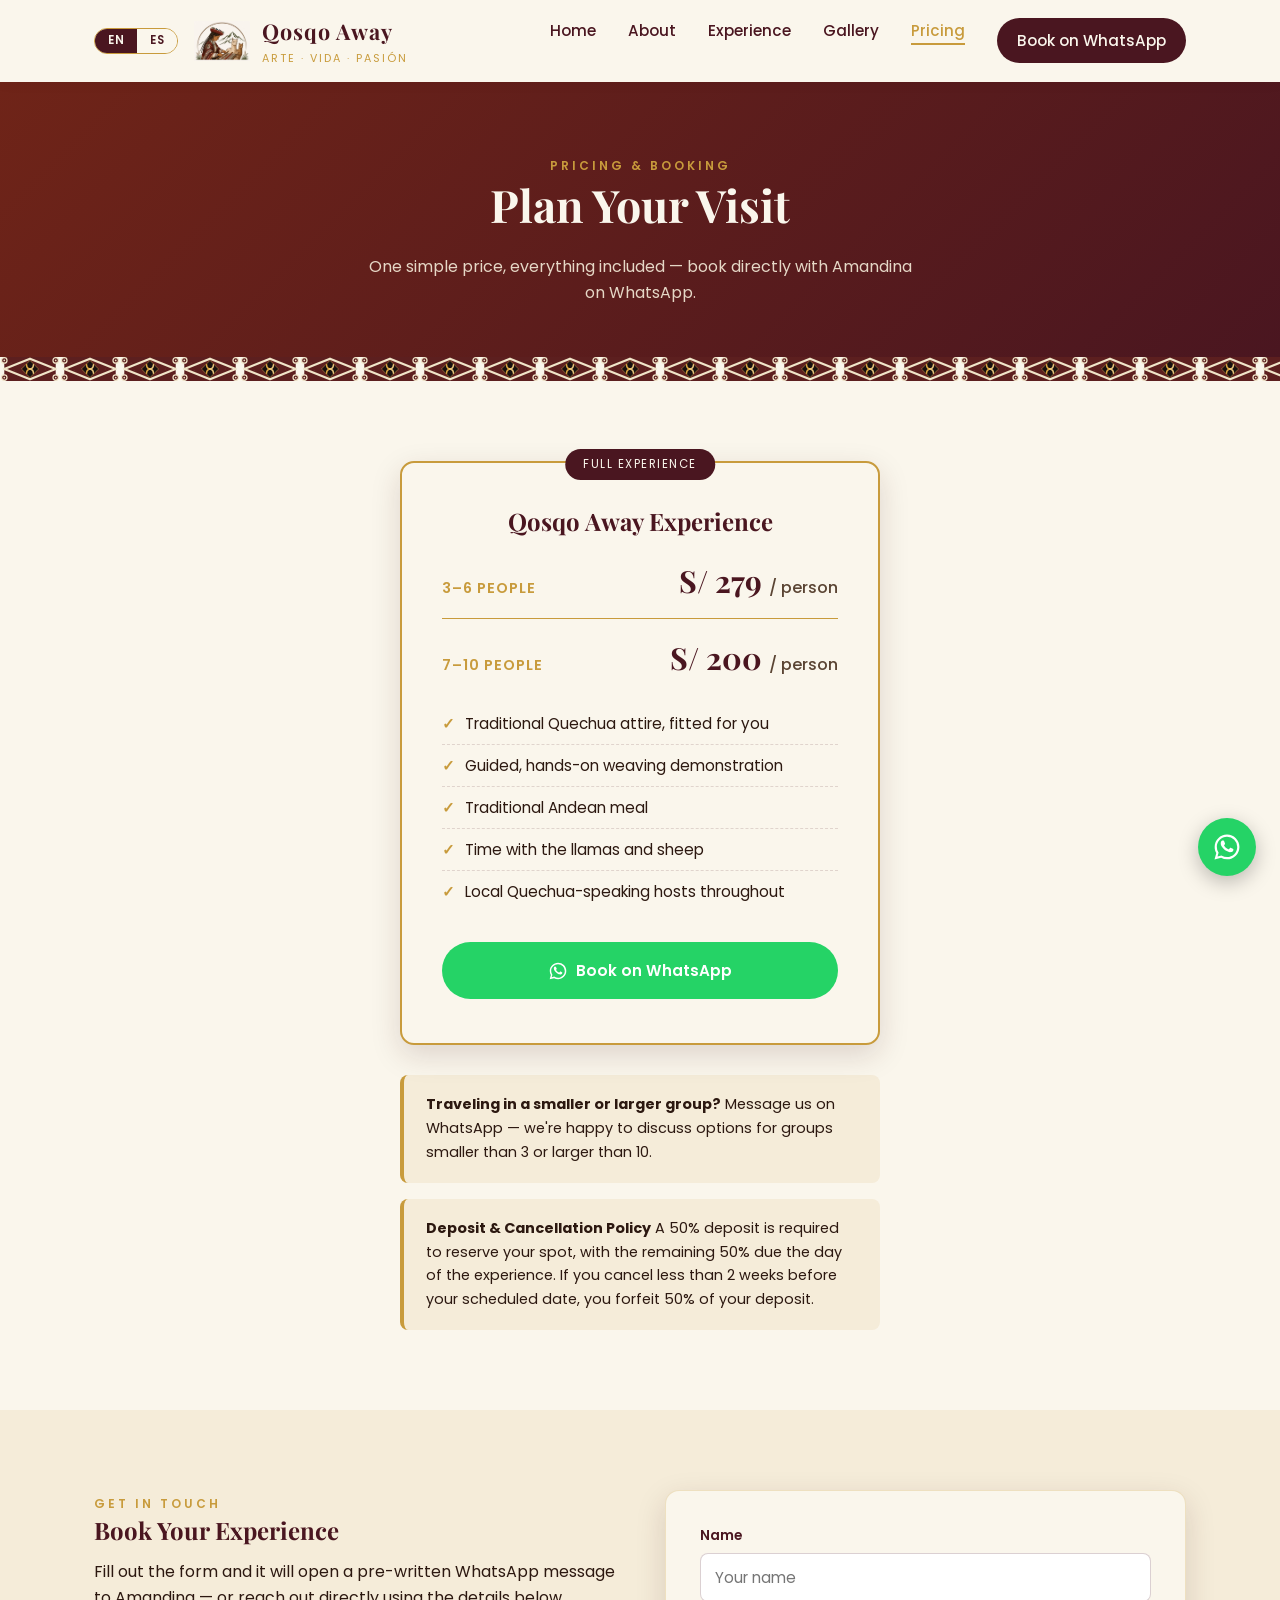
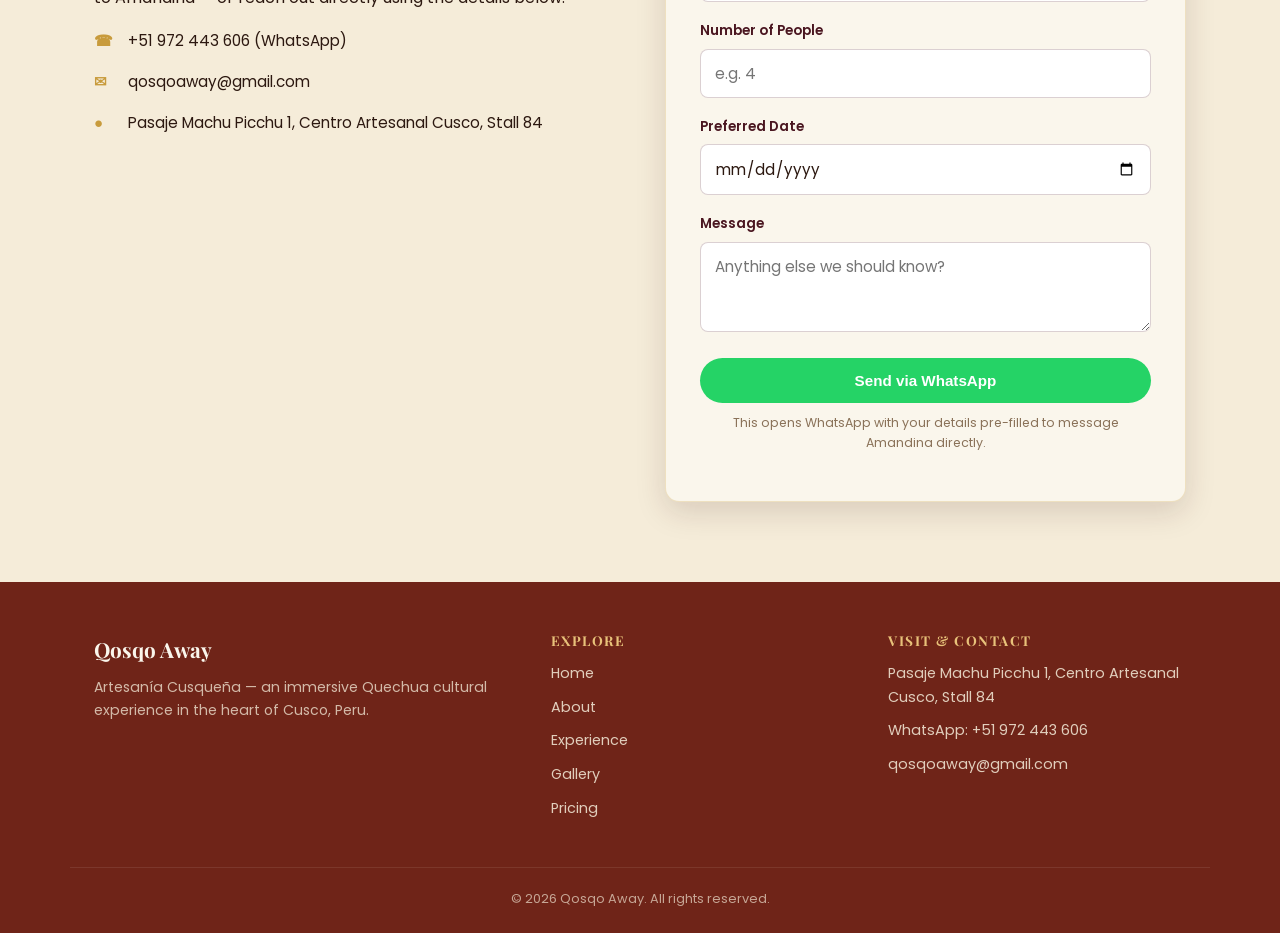
<file: pricing.html>
<!DOCTYPE html>
<html lang="en">
<head>
<meta charset="UTF-8">
<meta name="viewport" content="width=device-width, initial-scale=1.0">
<title data-es="Precios y Reservas | Qosqo Away">Pricing &amp; Booking | Qosqo Away</title>
<meta name="description" content="Qosqo Away Quechua experience pricing: S/ 279 per person for groups of 3-6, S/ 200 per person for groups of 7-10. Message us on WhatsApp to book.">
<link rel="preconnect" href="https://fonts.googleapis.com">
<link href="https://fonts.googleapis.com/css2?family=Playfair+Display:wght@600;700&family=Poppins:wght@400;500;600;700&display=swap" rel="stylesheet">
<link rel="stylesheet" href="css/style.css">
</head>
<body>

<header class="site-header">
  <div class="nav-inner">
    <div class="header-left">
      <div class="lang-toggle" id="lang-toggle" role="group" aria-label="Language toggle">
        <button type="button" data-lang-opt="en" class="active" aria-pressed="true">EN</button>
        <button type="button" data-lang-opt="es" aria-pressed="false">ES</button>
      </div>
      <a href="index.html" class="brand">
        <img src="images/logo-mark.jpg" alt="Qosqo Away logo" style="width:56px;height:auto;">
        <span class="brand-text">
          <span class="name">Qosqo Away</span>
          <span class="tagline">Arte · Vida · Pasión</span>
        </span>
      </a>
    </div>
    <ul class="nav-links">
      <li><a href="index.html" data-es="Inicio">Home</a></li>
      <li><a href="about.html" data-es="Nosotros">About</a></li>
      <li><a href="experiences.html" data-es="Experiencia">Experience</a></li>
      <li><a href="gallery.html" data-es="Galería">Gallery</a></li>
      <li><a href="pricing.html" class="active" data-es="Precios">Pricing</a></li>
      <li><a href="#contact" class="nav-cta" data-es="Reservar por WhatsApp">Book on WhatsApp</a></li>
    </ul>
    <button class="nav-toggle" aria-label="Toggle menu">&#9776;</button>
  </div>
</header>

<section class="page-hero">
  <span class="eyebrow" data-es="Precios y Reservas">Pricing &amp; Booking</span>
  <h1 data-es="Planifica Tu Visita">Plan Your Visit</h1>
  <p data-es="Un precio simple, todo incluido —reserva directamente con Amandina por WhatsApp.">One simple price, everything included — book directly with Amandina on WhatsApp.</p>
</section>
<div class="pattern-strip"></div>

<section>
  <div class="container">
    <div class="pricing-wrap">
      <div class="price-card">
        <span class="badge" data-es="Experiencia Completa">Full Experience</span>
        <h2 data-es="Experiencia Qosqo Away">Qosqo Away Experience</h2>
        <div class="price-tiers" style="display:flex;flex-direction:column;gap:14px;margin:20px 0 20px;text-align:left;">
          <div style="display:flex;justify-content:space-between;align-items:baseline;border-bottom:1px solid var(--gold);padding-bottom:12px;">
            <span class="condition" style="margin:0;" data-es="3&ndash;6 personas">3&ndash;6 people</span>
            <span class="amount" style="font-size:1.9rem;margin:0;">S/ 279 <span data-es="/ persona">/ person</span></span>
          </div>
          <div style="display:flex;justify-content:space-between;align-items:baseline;">
            <span class="condition" style="margin:0;" data-es="7&ndash;10 personas">7&ndash;10 people</span>
            <span class="amount" style="font-size:1.9rem;margin:0;">S/ 200 <span data-es="/ persona">/ person</span></span>
          </div>
        </div>
        <ul class="include-list">
          <li><span class="check">&#10003;</span> <span data-es="Atuendo quechua tradicional, ajustado para ti">Traditional Quechua attire, fitted for you</span></li>
          <li><span class="check">&#10003;</span> <span data-es="Demostración de tejido guiada y práctica">Guided, hands-on weaving demonstration</span></li>
          <li><span class="check">&#10003;</span> <span data-es="Comida andina tradicional">Traditional Andean meal</span></li>
          <li><span class="check">&#10003;</span> <span data-es="Tiempo con las llamas y alpacas">Time with the llamas and sheep</span></li>
          <li><span class="check">&#10003;</span> <span data-es="Anfitriones locales de habla quechua durante toda la visita">Local Quechua-speaking hosts throughout</span></li>
        </ul>
        <a href="#" class="btn btn-whatsapp whatsapp-link" style="width:100%; justify-content:center;">
          <svg width="20" height="20" viewBox="0 0 24 24" fill="currentColor"><path d="M12.04 2C6.58 2 2.13 6.45 2.13 11.91c0 1.75.46 3.46 1.32 4.96L2 22l5.29-1.39a9.9 9.9 0 0 0 4.75 1.21h.01c5.46 0 9.9-4.45 9.9-9.91 0-2.65-1.03-5.14-2.9-7.01A9.86 9.86 0 0 0 12.04 2m0 1.8a8.1 8.1 0 0 1 5.75 2.38 8.06 8.06 0 0 1 2.38 5.73c0 4.48-3.65 8.12-8.14 8.12a8.15 8.15 0 0 1-4.14-1.13l-.3-.17-3.14.82.84-3.06-.19-.32a8.08 8.08 0 0 1-1.24-4.31c0-4.48 3.65-8.06 8.14-8.06M8.53 6.7c-.17 0-.44.06-.67.31s-.88.86-.88 2.1.9 2.44 1.02 2.6c.13.17 1.75 2.68 4.28 3.75.6.26 1.06.41 1.42.53.6.19 1.14.16 1.57.1.48-.07 1.47-.6 1.68-1.18s.21-1.07.15-1.18-.23-.16-.48-.28-1.47-.72-1.7-.8-.4-.12-.56.12-.64.8-.78.97-.29.19-.53.06a6.7 6.7 0 0 1-1.98-1.22 7.4 7.4 0 0 1-1.37-1.7c-.14-.24 0-.37.11-.5.11-.11.24-.29.36-.43s.16-.24.24-.4.04-.31-.02-.43c-.06-.12-.56-1.36-.78-1.86-.2-.48-.4-.42-.56-.43z"/></svg>
          <span data-es="Reservar por WhatsApp">Book on WhatsApp</span>
        </a>
      </div>
    </div>
    <div class="note-box">
      <strong data-es="¿Viajas en un grupo más pequeño o más grande?">Traveling in a smaller or larger group?</strong> <span data-es="Escríbenos por WhatsApp —con gusto conversamos sobre opciones para grupos menores a 3 personas o mayores a 10.">Message us on WhatsApp — we're happy to discuss options for groups smaller than 3 or larger than 10.</span>
    </div>
    <div class="note-box" style="margin-top:16px;">
      <strong data-es="Depósito y Política de Cancelación">Deposit &amp; Cancellation Policy</strong> <span data-es="Se requiere un depósito del 50% para reservar tu lugar; el 50% restante se paga el día de la experiencia. Si cancelas con menos de 2 semanas de anticipación a la fecha programada, perderás el 50% de tu depósito.">A 50% deposit is required to reserve your spot, with the remaining 50% due the day of the experience. If you cancel less than 2 weeks before your scheduled date, you forfeit 50% of your deposit.</span>
    </div>
  </div>
</section>

<section id="contact" class="section-alt">
  <div class="container">
    <div class="contact-wrap">
      <div class="contact-info">
        <span class="eyebrow" data-es="Contáctanos">Get in Touch</span>
        <h2 data-es="Reserva Tu Experiencia">Book Your Experience</h2>
        <p data-es="Completa el formulario y se abrirá un mensaje de WhatsApp prellenado para Amandina —o contáctala directamente usando los datos a continuación.">Fill out the form and it will open a pre-written WhatsApp message to Amandina — or reach out directly using the details below.</p>
        <div class="info-line"><span class="ico">&#9742;</span> <span>+51 972 443 606 (WhatsApp)</span></div>
        <div class="info-line"><span class="ico">&#9993;</span> <span>qosqoaway@gmail.com</span></div>
        <div class="info-line"><span class="ico">&#9679;</span> <span data-es="Pasaje Machu Picchu 1, Centro Artesanal Cusco, Puesto 84">Pasaje Machu Picchu 1, Centro Artesanal Cusco, Stall 84</span></div>
      </div>
      <form class="contact-form" id="contact-form">
        <label for="cf-name" data-es="Nombre">Name</label>
        <input type="text" id="cf-name" name="name" placeholder="Your name" data-es-placeholder="Tu nombre" required>

        <label for="cf-people" data-es="Número de Personas">Number of People</label>
        <input type="number" id="cf-people" name="people" min="1" placeholder="e.g. 4" data-es-placeholder="ej. 4">

        <label for="cf-date" data-es="Fecha Preferida">Preferred Date</label>
        <input type="date" id="cf-date" name="date">

        <label for="cf-message" data-es="Mensaje">Message</label>
        <textarea id="cf-message" name="message" placeholder="Anything else we should know?" data-es-placeholder="¿Algo más que debamos saber?"></textarea>

        <button type="submit" class="btn btn-whatsapp" data-es="Enviar por WhatsApp">Send via WhatsApp</button>
        <p class="form-hint" data-es="Esto abrirá WhatsApp con tus datos prellenados para escribirle directamente a Amandina.">This opens WhatsApp with your details pre-filled to message Amandina directly.</p>
      </form>
    </div>
  </div>
</section>

<footer class="site-footer">
  <div class="container footer-inner">
    <div class="footer-brand">
      <span class="name">Qosqo Away</span>
      <p data-es="Artesanía Cusqueña — una experiencia cultural quechua inmersiva en el corazón de Cusco, Perú.">Artesanía Cusqueña — an immersive Quechua cultural experience in the heart of Cusco, Peru.</p>
    </div>
    <div class="footer-col">
      <h4 data-es="Explorar">Explore</h4>
      <a href="index.html" data-es="Inicio">Home</a>
      <a href="about.html" data-es="Nosotros">About</a>
      <a href="experiences.html" data-es="Experiencia">Experience</a>
      <a href="gallery.html" data-es="Galería">Gallery</a>
      <a href="pricing.html" data-es="Precios">Pricing</a>
    </div>
    <div class="footer-col">
      <h4 data-es="Visita y Contacto">Visit &amp; Contact</h4>
      <p data-es="Pasaje Machu Picchu 1, Centro Artesanal Cusco, Puesto 84">Pasaje Machu Picchu 1, Centro Artesanal Cusco, Stall 84</p>
      <a href="#" class="whatsapp-link">WhatsApp: +51 972 443 606</a>
      <a href="mailto:qosqoaway@gmail.com">qosqoaway@gmail.com</a>
    </div>
  </div>
  <div class="container footer-bottom">
    &copy; <span id="year"></span> Qosqo Away. <span data-es="Todos los derechos reservados.">All rights reserved.</span>
  </div>
</footer>

<a href="#" class="wa-float whatsapp-link" aria-label="Chat on WhatsApp">
  <svg viewBox="0 0 24 24" fill="currentColor"><path d="M12.04 2C6.58 2 2.13 6.45 2.13 11.91c0 1.75.46 3.46 1.32 4.96L2 22l5.29-1.39a9.9 9.9 0 0 0 4.75 1.21h.01c5.46 0 9.9-4.45 9.9-9.91 0-2.65-1.03-5.14-2.9-7.01A9.86 9.86 0 0 0 12.04 2m0 1.8a8.1 8.1 0 0 1 5.75 2.38 8.06 8.06 0 0 1 2.38 5.73c0 4.48-3.65 8.12-8.14 8.12a8.15 8.15 0 0 1-4.14-1.13l-.3-.17-3.14.82.84-3.06-.19-.32a8.08 8.08 0 0 1-1.24-4.31c0-4.48 3.65-8.06 8.14-8.06M8.53 6.7c-.17 0-.44.06-.67.31s-.88.86-.88 2.1.9 2.44 1.02 2.6c.13.17 1.75 2.68 4.28 3.75.6.26 1.06.41 1.42.53.6.19 1.14.16 1.57.1.48-.07 1.47-.6 1.68-1.18s.21-1.07.15-1.18-.23-.16-.48-.28-1.47-.72-1.7-.8-.4-.12-.56.12-.64.8-.78.97-.29.19-.53.06a6.7 6.7 0 0 1-1.98-1.22 7.4 7.4 0 0 1-1.37-1.7c-.14-.24 0-.37.11-.5.11-.11.24-.29.36-.43s.16-.24.24-.4.04-.31-.02-.43c-.06-.12-.56-1.36-.78-1.86-.2-.48-.4-.42-.56-.43z"/></svg>
</a>

<script src="js/main.js"></script>
<script src="js/i18n.js"></script>
<script>
  document.getElementById("year").textContent = new Date().getFullYear();
  document.querySelectorAll(".whatsapp-link").forEach(el => {
    el.href = "https://wa.me/51972443606?text=" + encodeURIComponent("Hola! Me gustaria consultar sobre la experiencia Qosqo Away.");
    el.target = "_blank";
  });
</script>
</body>
</html>
</file>
<file: css/style.css>
/* ===== Qosqo Away — earthy Andean theme ===== */

:root {
  --maroon-deep: #6f2418;
  --maroon: #4a1620;
  --maroon-light: #6b2a2a;
  --gold: #c89b3c;
  --gold-light: #e8c27a;
  --mustard: #d9a441;
  --cream: #f5ecd9;
  --cream-light: #faf6ec;
  --ink: #2c1810;
  --shadow: 0 10px 30px rgba(58, 20, 20, 0.15);
  --radius: 14px;
  --max-width: 1140px;
}

* { box-sizing: border-box; }

html { scroll-behavior: smooth; }

body {
  margin: 0;
  font-family: 'Poppins', 'Segoe UI', sans-serif;
  color: var(--ink);
  background: var(--cream-light);
  line-height: 1.65;
}

h1, h2, h3, h4 {
  font-family: 'Playfair Display', Georgia, serif;
  color: var(--maroon);
  margin: 0 0 0.5em;
  line-height: 1.2;
}

p { margin: 0 0 1em; }

a { color: inherit; text-decoration: none; }

img, svg { max-width: 100%; display: block; }

.container {
  max-width: var(--max-width);
  margin: 0 auto;
  padding: 0 24px;
}

.eyebrow {
  font-family: 'Poppins', sans-serif;
  text-transform: uppercase;
  letter-spacing: 3px;
  font-size: 0.75rem;
  font-weight: 600;
  color: var(--gold);
}

.pattern-strip {
  width: 100%;
  height: 24px;
  background-image: url('../images/pattern.svg');
  background-repeat: repeat-x;
  background-size: 60px 24px;
}

/* ===== Header / Nav ===== */
.site-header {
  background: var(--cream-light);
  position: sticky;
  top: 0;
  z-index: 100;
  box-shadow: 0 2px 10px rgba(58,20,20,0.08);
}

.nav-inner {
  display: flex;
  align-items: center;
  justify-content: space-between;
  padding: 14px 24px;
  max-width: var(--max-width);
  margin: 0 auto;
}

.brand {
  display: flex;
  align-items: center;
  gap: 12px;
}

.brand img { width: 24px; height: auto; }

.brand-text .name {
  font-family: 'Playfair Display', serif;
  font-size: 1.35rem;
  color: var(--maroon);
  font-weight: 700;
  letter-spacing: 1px;
  display: block;
}

.brand-text .tagline {
  font-size: 0.68rem;
  letter-spacing: 2px;
  text-transform: uppercase;
  color: var(--gold);
  display: block;
}

.nav-links {
  display: flex;
  gap: 32px;
  list-style: none;
  margin: 0;
  padding: 0;
}

.nav-links a {
  font-weight: 500;
  font-size: 0.95rem;
  color: var(--maroon);
  position: relative;
  padding-bottom: 4px;
  transition: color 0.2s;
}

.nav-links a::after {
  content: '';
  position: absolute;
  left: 0; bottom: 0;
  width: 0;
  height: 2px;
  background: var(--gold);
  transition: width 0.25s;
}

.nav-links a:hover::after,
.nav-links a.active::after { width: 100%; }

.nav-links a.active { color: var(--gold); }

.nav-cta {
  background: var(--maroon);
  color: var(--cream-light) !important;
  padding: 10px 20px;
  border-radius: 30px;
  font-weight: 600;
  font-size: 0.9rem;
  display: inline-flex;
  align-items: center;
  gap: 8px;
  transition: background 0.2s, transform 0.2s;
}

.nav-cta:hover { background: var(--maroon-light); transform: translateY(-1px); }

.nav-links a.nav-cta { padding-bottom: 10px; }

.nav-toggle {
  display: none;
  background: none;
  border: none;
  font-size: 1.6rem;
  color: var(--maroon);
  cursor: pointer;
}

.header-left {
  display: flex;
  align-items: center;
  gap: 16px;
}

.lang-toggle {
  display: flex;
  border: 1.5px solid var(--gold);
  border-radius: 30px;
  overflow: hidden;
  flex-shrink: 0;
}

.lang-toggle button {
  border: none;
  background: var(--cream-light);
  padding: 6px 13px;
  font-size: 0.72rem;
  font-weight: 600;
  letter-spacing: 0.5px;
  color: var(--maroon);
  cursor: pointer;
  font-family: 'Poppins', sans-serif;
  line-height: 1;
  transition: background 0.2s, color 0.2s;
}

.lang-toggle button.active {
  background: var(--maroon);
  color: var(--cream-light);
}

.lang-toggle button:not(.active):hover {
  background: var(--cream);
}

/* ===== Hero ===== */
.hero {
  position: relative;
  background: var(--maroon-deep);
  overflow: hidden;
}

.hero-scene {
  position: absolute;
  inset: 0;
  width: 100%;
  height: 100%;
  object-fit: cover;
  opacity: 0.9;
}

.hero-overlay {
  position: absolute;
  inset: 0;
  background: linear-gradient(180deg, rgba(58,20,20,0.35) 0%, rgba(58,20,20,0.75) 100%);
}

.hero-content {
  position: relative;
  z-index: 2;
  padding: 120px 24px 90px;
  max-width: var(--max-width);
  margin: 0 auto;
  text-align: center;
  color: var(--cream-light);
}

.hero-content h1 {
  color: var(--cream-light);
  font-size: clamp(2.2rem, 5vw, 3.6rem);
  margin-bottom: 0.3em;
}

.hero-content .subtitle {
  font-size: 1.15rem;
  max-width: 640px;
  margin: 0 auto 2em;
  color: var(--cream);
  opacity: 0.92;
}

.hero-buttons {
  display: flex;
  gap: 16px;
  justify-content: center;
  flex-wrap: wrap;
}

/* Page hero (interior pages, smaller) */
.page-hero {
  background: linear-gradient(135deg, var(--maroon-deep), var(--maroon));
  padding: 70px 24px 50px;
  text-align: center;
  color: var(--cream-light);
}

.page-hero h1 { color: var(--cream-light); font-size: clamp(1.9rem, 4vw, 2.8rem); }
.page-hero p { color: var(--cream); opacity: 0.9; max-width: 560px; margin: 0 auto; }

/* ===== Buttons ===== */
.btn {
  display: inline-flex;
  align-items: center;
  gap: 8px;
  padding: 14px 30px;
  border-radius: 30px;
  font-weight: 600;
  font-size: 0.95rem;
  cursor: pointer;
  border: 2px solid transparent;
  transition: transform 0.2s, background 0.2s, box-shadow 0.2s;
}

.btn-primary {
  background: var(--gold);
  color: var(--maroon-deep);
}
.btn-primary:hover { background: var(--gold-light); transform: translateY(-2px); box-shadow: var(--shadow); }

.btn-outline {
  border-color: var(--cream);
  color: var(--cream-light);
}
.btn-outline:hover { background: rgba(245,236,217,0.12); transform: translateY(-2px); }

.btn-whatsapp {
  background: #25D366;
  color: #fff;
}
.btn-whatsapp:hover { background: #1ebe57; transform: translateY(-2px); box-shadow: var(--shadow); }

/* ===== Sections ===== */
section { padding: 80px 0; }

.section-title { text-align: center; max-width: 640px; margin: 0 auto 50px; }
.section-title h2 { font-size: clamp(1.7rem, 3.5vw, 2.3rem); }

.section-alt { background: var(--cream); }

/* Highlight / feature cards */
.card-grid {
  display: grid;
  grid-template-columns: repeat(4, 1fr);
  gap: 28px;
}

.feature-card {
  background: var(--cream-light);
  border-radius: var(--radius);
  padding: 32px 22px;
  text-align: center;
  box-shadow: var(--shadow);
  border: 1px solid rgba(200,155,60,0.25);
  transition: transform 0.25s;
}
.feature-card:hover { transform: translateY(-6px); }

.feature-card img { width: 76px; height: 76px; margin: 0 auto 18px; }

.feature-card h3 { font-size: 1.05rem; margin-bottom: 8px; }
.feature-card p { font-size: 0.9rem; color: #5a4433; margin: 0; }

/* Two column */
.split {
  display: grid;
  grid-template-columns: 1fr 1fr;
  gap: 60px;
  align-items: center;
}

.split-visual {
  background: linear-gradient(135deg, var(--gold-light), var(--mustard));
  border-radius: var(--radius);
  padding: 40px;
  box-shadow: var(--shadow);
  position: relative;
  overflow: hidden;
}

.split-visual::before {
  content: '';
  position: absolute;
  inset: 0;
  background-image: url('../images/pattern.svg');
  background-repeat: repeat;
  background-size: 80px 24px;
  opacity: 0.08;
}

.split-visual img { position: relative; z-index: 1; }

.exp-stage {
  margin-bottom: 70px;
}
.exp-stage:last-child { margin-bottom: 0; }
.exp-stage .exp-step {
  font-size: 0.75rem;
  text-transform: uppercase;
  letter-spacing: 2px;
  color: var(--gold);
  font-weight: 600;
}
.exp-stage h2 { margin-top: 6px; }
.exp-stage-media img {
  width: 100%;
  height: 320px;
  object-fit: cover;
  border-radius: var(--radius);
  box-shadow: var(--shadow);
  border: 1px solid rgba(200,155,60,0.25);
}

.stat-row {
  display: flex;
  gap: 36px;
  margin-top: 28px;
  flex-wrap: wrap;
}

.stat { }
.stat .num {
  font-family: 'Playfair Display', serif;
  font-size: 2rem;
  color: var(--maroon);
  font-weight: 700;
  display: block;
}
.stat .label {
  font-size: 0.8rem;
  text-transform: uppercase;
  letter-spacing: 1px;
  color: var(--gold);
}

/* Quote / value block */
.value-block {
  background: var(--maroon-deep);
  color: var(--cream-light);
  border-radius: var(--radius);
  padding: 50px;
  text-align: center;
}
.value-block h2 { color: var(--cream-light); }
.value-block p { color: var(--cream); opacity: 0.9; max-width: 700px; margin: 0 auto; }

/* Pricing card */
.pricing-wrap {
  display: flex;
  justify-content: center;
}

.price-card {
  background: var(--cream-light);
  border: 2px solid var(--gold);
  border-radius: var(--radius);
  max-width: 480px;
  width: 100%;
  padding: 44px 40px;
  text-align: center;
  box-shadow: var(--shadow);
  position: relative;
}

.price-card .badge {
  position: absolute;
  top: -14px; left: 50%;
  transform: translateX(-50%);
  background: var(--maroon);
  color: var(--cream-light);
  font-size: 0.72rem;
  letter-spacing: 1.5px;
  text-transform: uppercase;
  padding: 6px 18px;
  border-radius: 20px;
}

.price-card .amount {
  font-family: 'Playfair Display', serif;
  font-size: 3.2rem;
  color: var(--maroon);
  font-weight: 700;
  margin: 18px 0 0;
}

.price-card .amount span {
  font-size: 1rem;
  font-family: 'Poppins', sans-serif;
  color: #5a4433;
  font-weight: 500;
}

.price-card .condition {
  color: var(--gold);
  font-weight: 600;
  font-size: 0.9rem;
  margin-bottom: 24px;
  text-transform: uppercase;
  letter-spacing: 1px;
}

.include-list {
  list-style: none;
  padding: 0;
  margin: 0 0 30px;
  text-align: left;
}

.include-list li {
  display: flex;
  gap: 10px;
  align-items: flex-start;
  padding: 8px 0;
  border-bottom: 1px dashed rgba(74,22,32,0.15);
  font-size: 0.95rem;
}

.include-list li:last-child { border-bottom: none; }

.include-list .check {
  color: var(--gold);
  font-weight: 700;
  flex-shrink: 0;
}

.note-box {
  background: var(--cream);
  border-left: 4px solid var(--gold);
  border-radius: 8px;
  padding: 18px 22px;
  font-size: 0.9rem;
  margin-top: 30px;
  max-width: 480px;
  margin-left: auto;
  margin-right: auto;
}

/* Gallery / Experiences */
.exp-grid {
  display: grid;
  grid-template-columns: repeat(2, 1fr);
  gap: 28px;
}

.exp-card {
  background: var(--cream-light);
  border-radius: var(--radius);
  overflow: hidden;
  box-shadow: var(--shadow);
  border: 1px solid rgba(200,155,60,0.25);
}

.exp-visual {
  height: 200px;
  display: flex;
  align-items: center;
  justify-content: center;
  position: relative;
}

.exp-visual img { width: 88px; height: 88px; }

.exp-visual::before {
  content: '';
  position: absolute;
  inset: 0;
  background-image: url('../images/pattern.svg');
  background-repeat: repeat;
  background-size: 60px 18px;
  opacity: 0.15;
}

.exp-card .exp-body { padding: 24px 26px 28px; }
.exp-card .exp-step {
  font-size: 0.75rem;
  text-transform: uppercase;
  letter-spacing: 2px;
  color: var(--gold);
  font-weight: 600;
}
.exp-card h3 { margin-top: 6px; }
.exp-card p { font-size: 0.92rem; color: #5a4433; margin-bottom: 0; }

/* Timeline (about page) */
.timeline {
  border-left: 3px solid var(--gold);
  padding-left: 30px;
  margin-top: 10px;
}
.timeline .t-item { margin-bottom: 30px; position: relative; }
.timeline .t-item::before {
  content: '';
  position: absolute;
  left: -37px; top: 4px;
  width: 12px; height: 12px;
  border-radius: 50%;
  background: var(--gold);
  border: 3px solid var(--cream-light);
  box-shadow: 0 0 0 2px var(--gold);
}
.timeline h4 { margin-bottom: 4px; }
.timeline p { font-size: 0.92rem; color: #5a4433; }

/* Contact form */
.contact-wrap {
  display: grid;
  grid-template-columns: 1fr 1fr;
  gap: 50px;
  align-items: start;
}

.contact-info h2 { margin-bottom: 14px; }

.info-line {
  display: flex;
  gap: 12px;
  align-items: flex-start;
  margin-bottom: 16px;
  font-size: 0.95rem;
}

.info-line .ico {
  width: 22px;
  flex-shrink: 0;
  color: var(--gold);
  font-weight: 700;
}

.contact-form {
  background: var(--cream-light);
  border-radius: var(--radius);
  padding: 34px;
  box-shadow: var(--shadow);
  border: 1px solid rgba(200,155,60,0.25);
}

.contact-form label {
  display: block;
  font-size: 0.85rem;
  font-weight: 600;
  color: var(--maroon);
  margin-bottom: 6px;
}

.contact-form input,
.contact-form select,
.contact-form textarea {
  width: 100%;
  padding: 12px 14px;
  border-radius: 8px;
  border: 1.5px solid rgba(74,22,32,0.2);
  font-family: inherit;
  font-size: 0.95rem;
  margin-bottom: 18px;
  background: #fff;
  color: var(--ink);
}

.contact-form input:focus,
.contact-form select:focus,
.contact-form textarea:focus {
  outline: none;
  border-color: var(--gold);
}

.contact-form textarea { resize: vertical; min-height: 90px; }

.contact-form button {
  width: 100%;
  justify-content: center;
  border: none;
}

.form-hint {
  font-size: 0.78rem;
  color: #8a7259;
  margin-top: 10px;
  text-align: center;
}

/* Floating WhatsApp button */
.wa-float {
  position: fixed;
  bottom: 24px;
  right: 24px;
  background: #25D366;
  color: #fff;
  width: 58px;
  height: 58px;
  border-radius: 50%;
  display: flex;
  align-items: center;
  justify-content: center;
  box-shadow: 0 6px 20px rgba(0,0,0,0.25);
  z-index: 200;
  transition: transform 0.2s;
}
.wa-float:hover { transform: scale(1.08); }
.wa-float svg { width: 30px; height: 30px; }

/* Footer */
.site-footer {
  background: var(--maroon-deep);
  color: var(--cream);
  padding: 50px 0 24px;
}

.footer-inner {
  display: grid;
  grid-template-columns: 1.4fr 1fr 1fr;
  gap: 40px;
}

.footer-brand .name {
  font-family: 'Playfair Display', serif;
  font-size: 1.3rem;
  color: var(--cream-light);
  font-weight: 700;
}

.footer-brand p { font-size: 0.88rem; opacity: 0.75; margin-top: 10px; }

.footer-col h4 {
  color: var(--gold-light);
  font-size: 0.85rem;
  text-transform: uppercase;
  letter-spacing: 1.5px;
  margin-bottom: 14px;
}

.footer-col a, .footer-col p {
  display: block;
  font-size: 0.9rem;
  color: var(--cream);
  opacity: 0.85;
  margin-bottom: 10px;
}

.footer-col a:hover { color: var(--gold-light); opacity: 1; }

.footer-bottom {
  border-top: 1px solid rgba(245,236,217,0.15);
  margin-top: 36px;
  padding-top: 20px;
  text-align: center;
  font-size: 0.8rem;
  opacity: 0.65;
}

/* ===== Responsive ===== */
@media (max-width: 900px) {
  .nav-links { display: none; }
  .nav-toggle { display: block; }
  .card-grid { grid-template-columns: repeat(2, 1fr); }
  .split { grid-template-columns: 1fr; gap: 30px; }
  .exp-grid { grid-template-columns: 1fr; }
  .contact-wrap { grid-template-columns: 1fr; }
  .footer-inner { grid-template-columns: 1fr; gap: 26px; }
}

@media (max-width: 900px) {
  .nav-links.open {
    display: flex;
    flex-direction: column;
    position: absolute;
    top: 100%;
    left: 0;
    right: 0;
    background: var(--cream-light);
    padding: 20px 24px 26px;
    gap: 18px;
    box-shadow: 0 10px 20px rgba(0,0,0,0.1);
  }
}

@media (max-width: 560px) {
  .card-grid { grid-template-columns: 1fr; }
  .hero-content { padding: 90px 20px 60px; }
  .price-card { padding: 34px 24px; }
}

/* ===== Photo gallery (masonry, natural photo orientation) ===== */
.gallery-grid {
  column-count: 3;
  column-gap: 1.5rem;
  padding: 2rem 0;
}
.gallery-item {
  break-inside: avoid;
  margin: 0 0 1.5rem;
  overflow: hidden;
  border-radius: 8px;
}
.gallery-item img {
  width: 100%;
  height: auto;
  display: block;
  transition: transform 0.3s ease;
}
.gallery-item:hover img {
  transform: scale(1.03);
}
.gallery-item figcaption {
  padding: 0.5rem 0.25rem;
  font-size: 0.9rem;
  color: #444;
}

@media (max-width: 900px) {
  .gallery-grid { column-count: 2; }
}

@media (max-width: 560px) {
  .gallery-grid { column-count: 1; }
}
</file>
